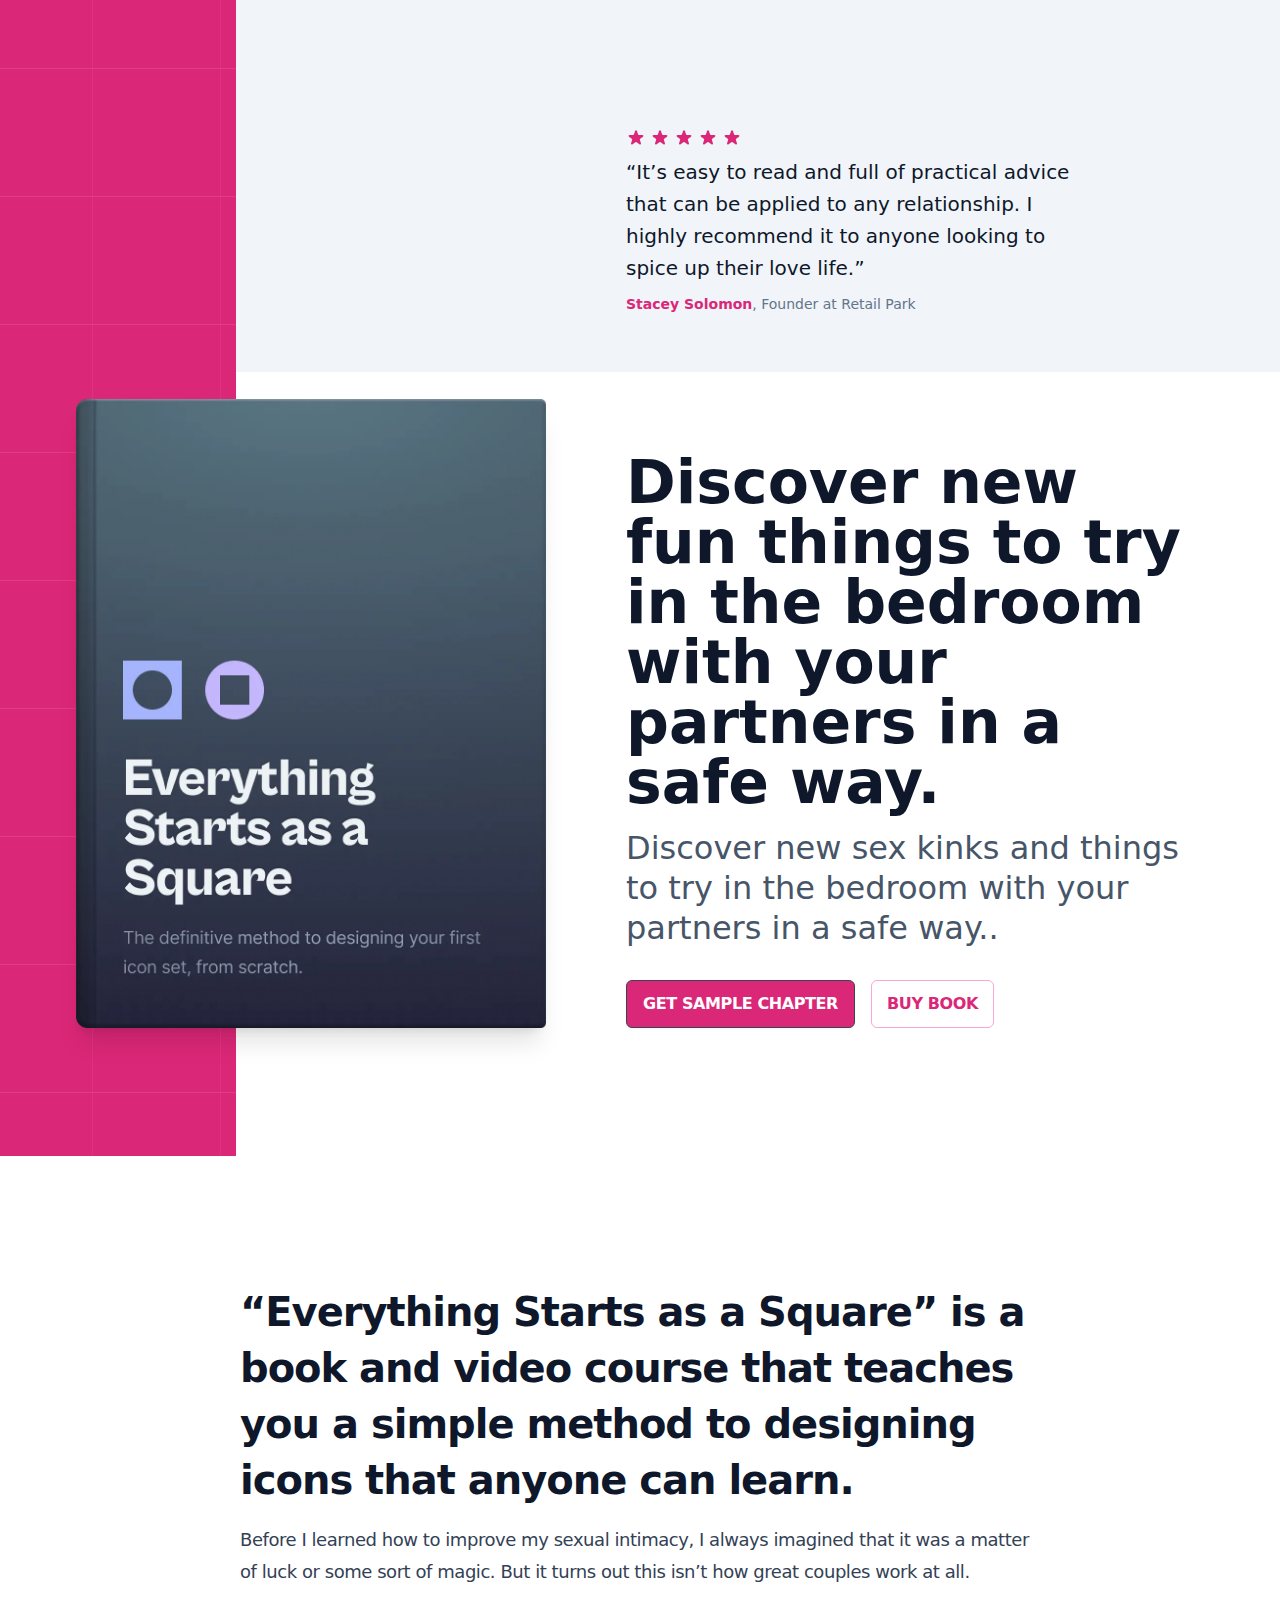
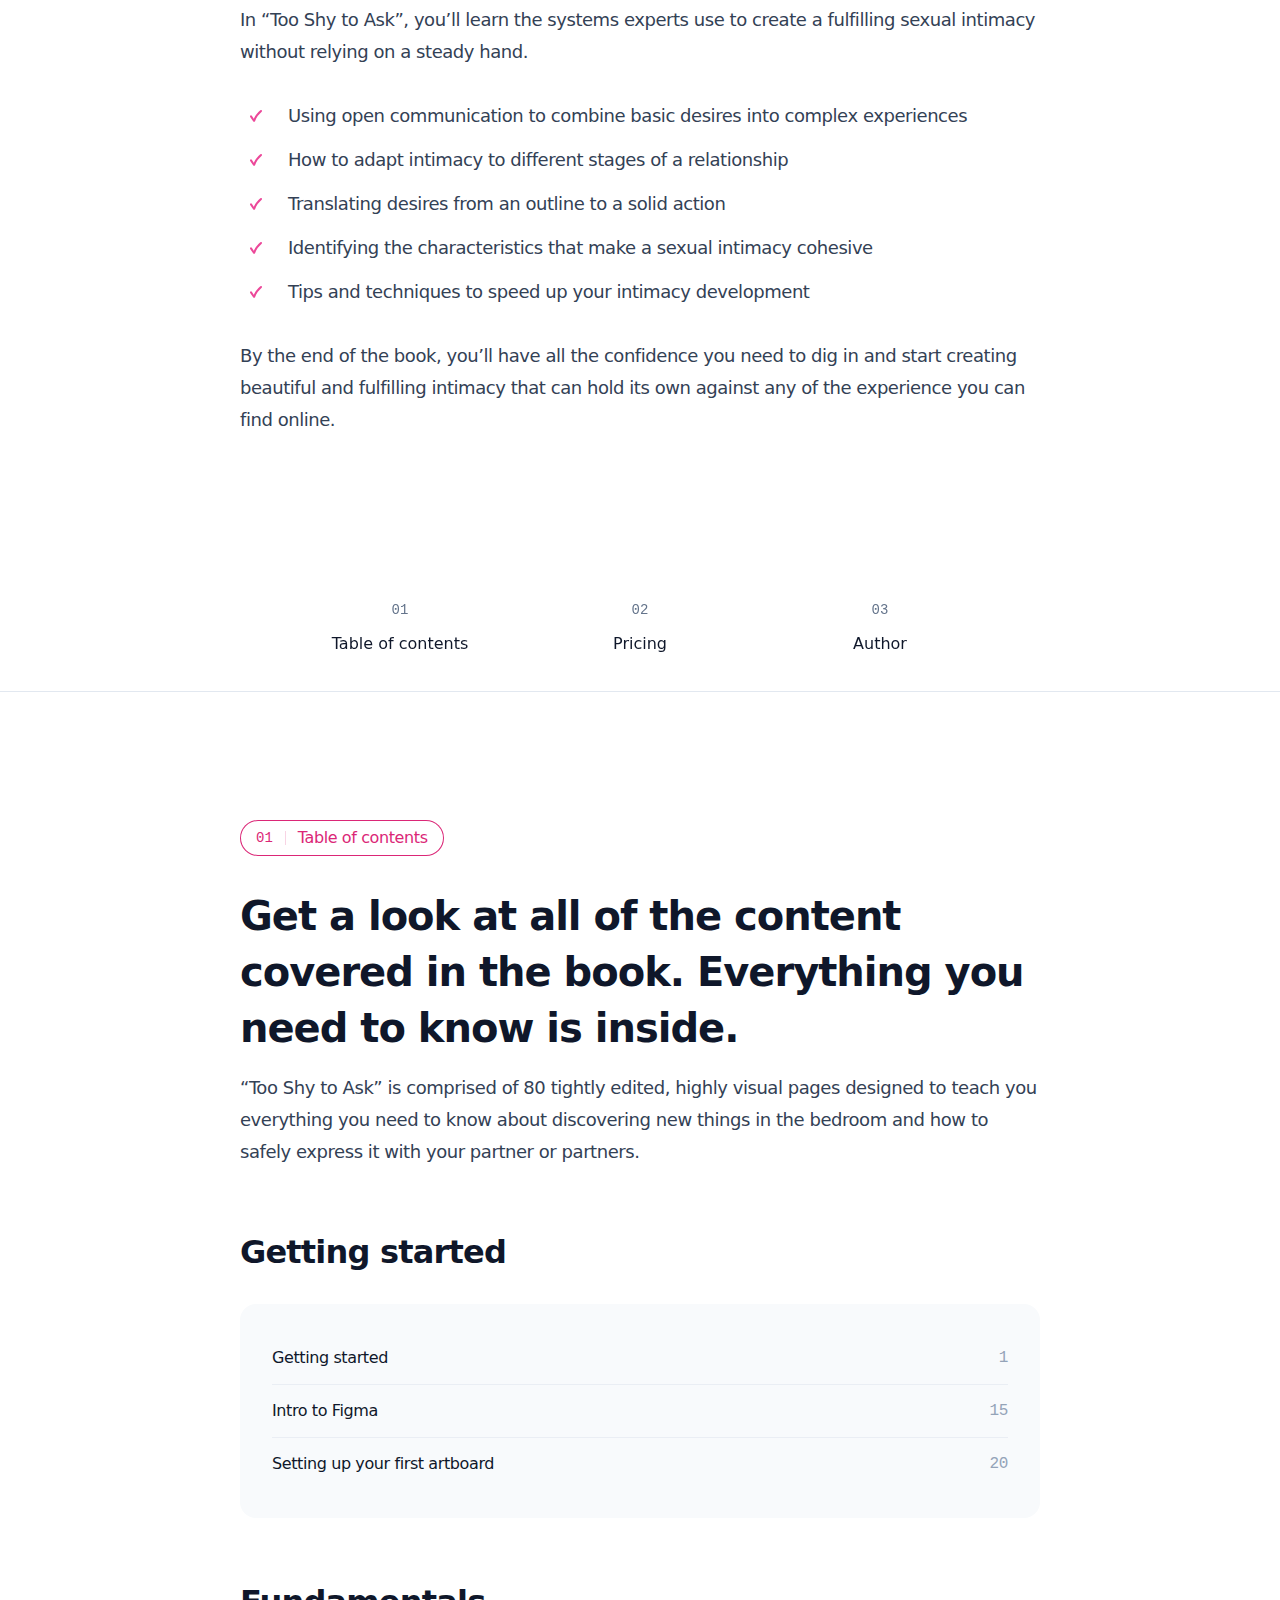
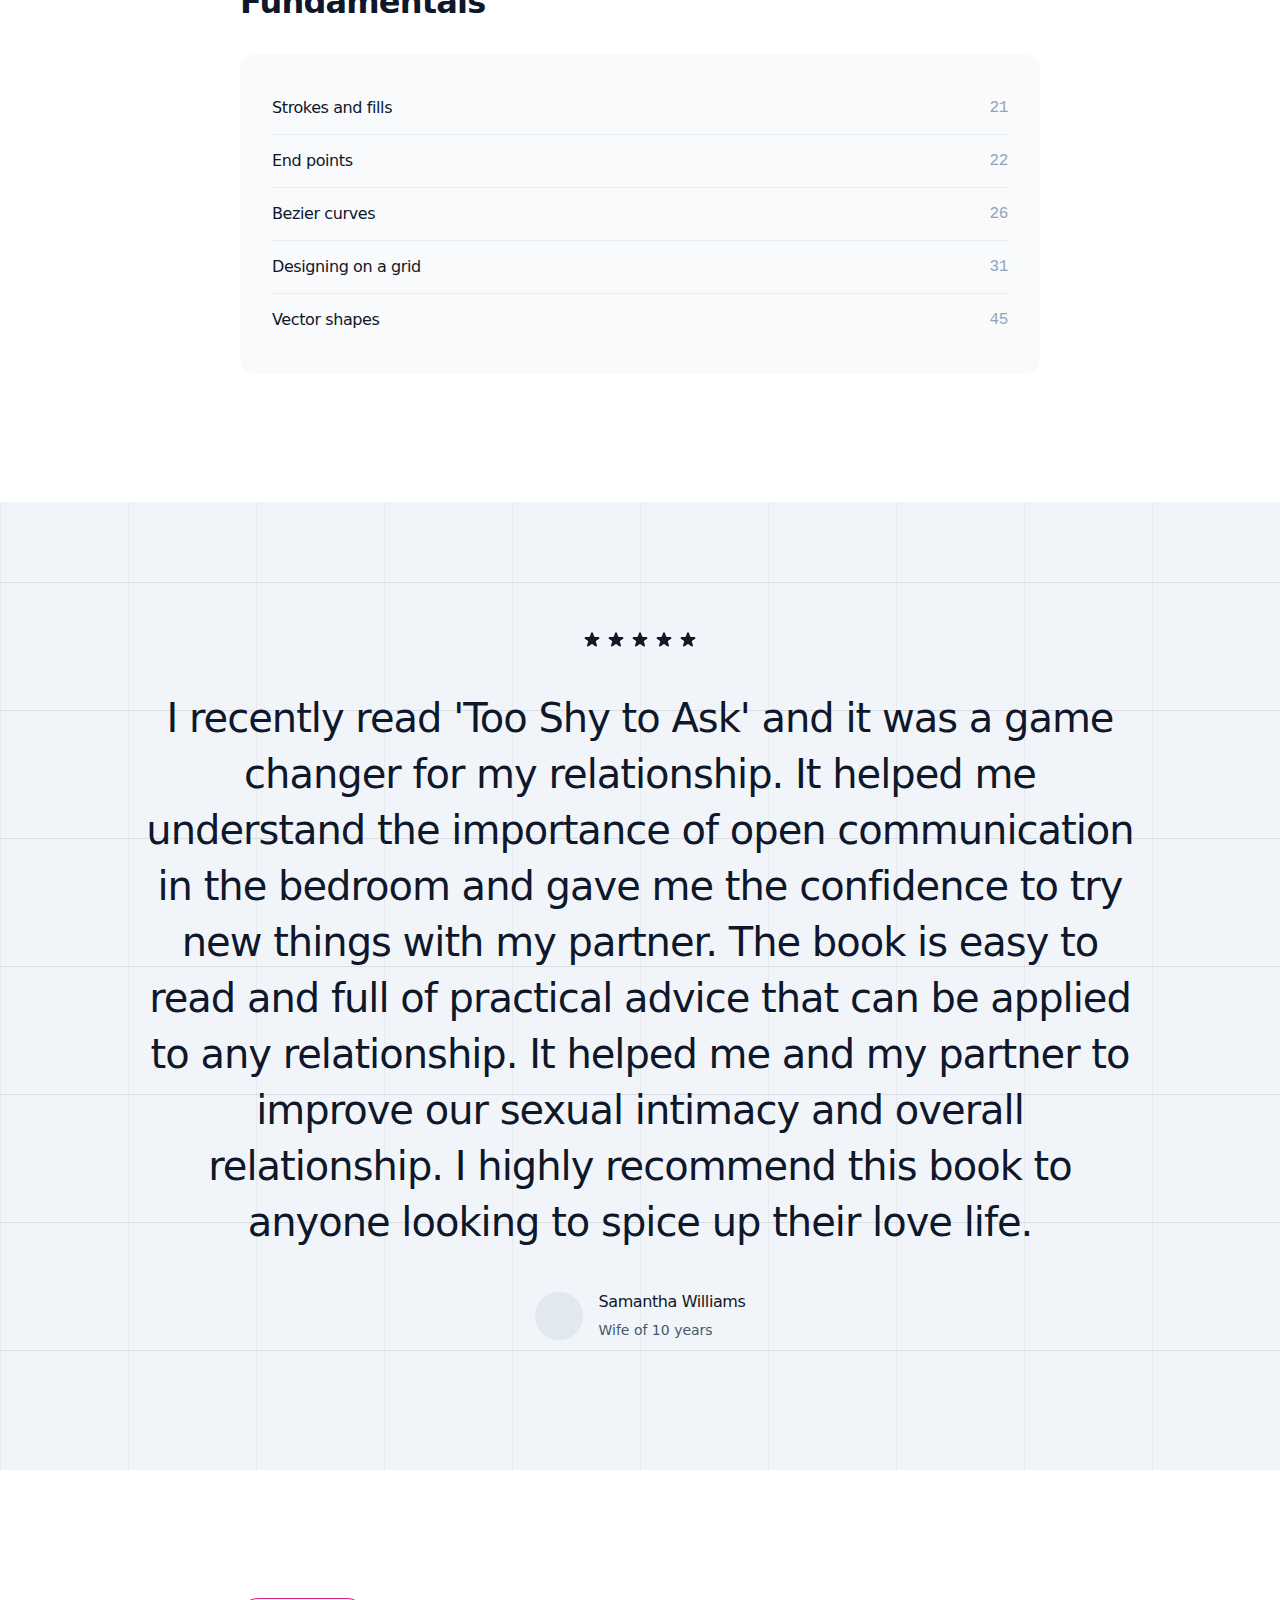
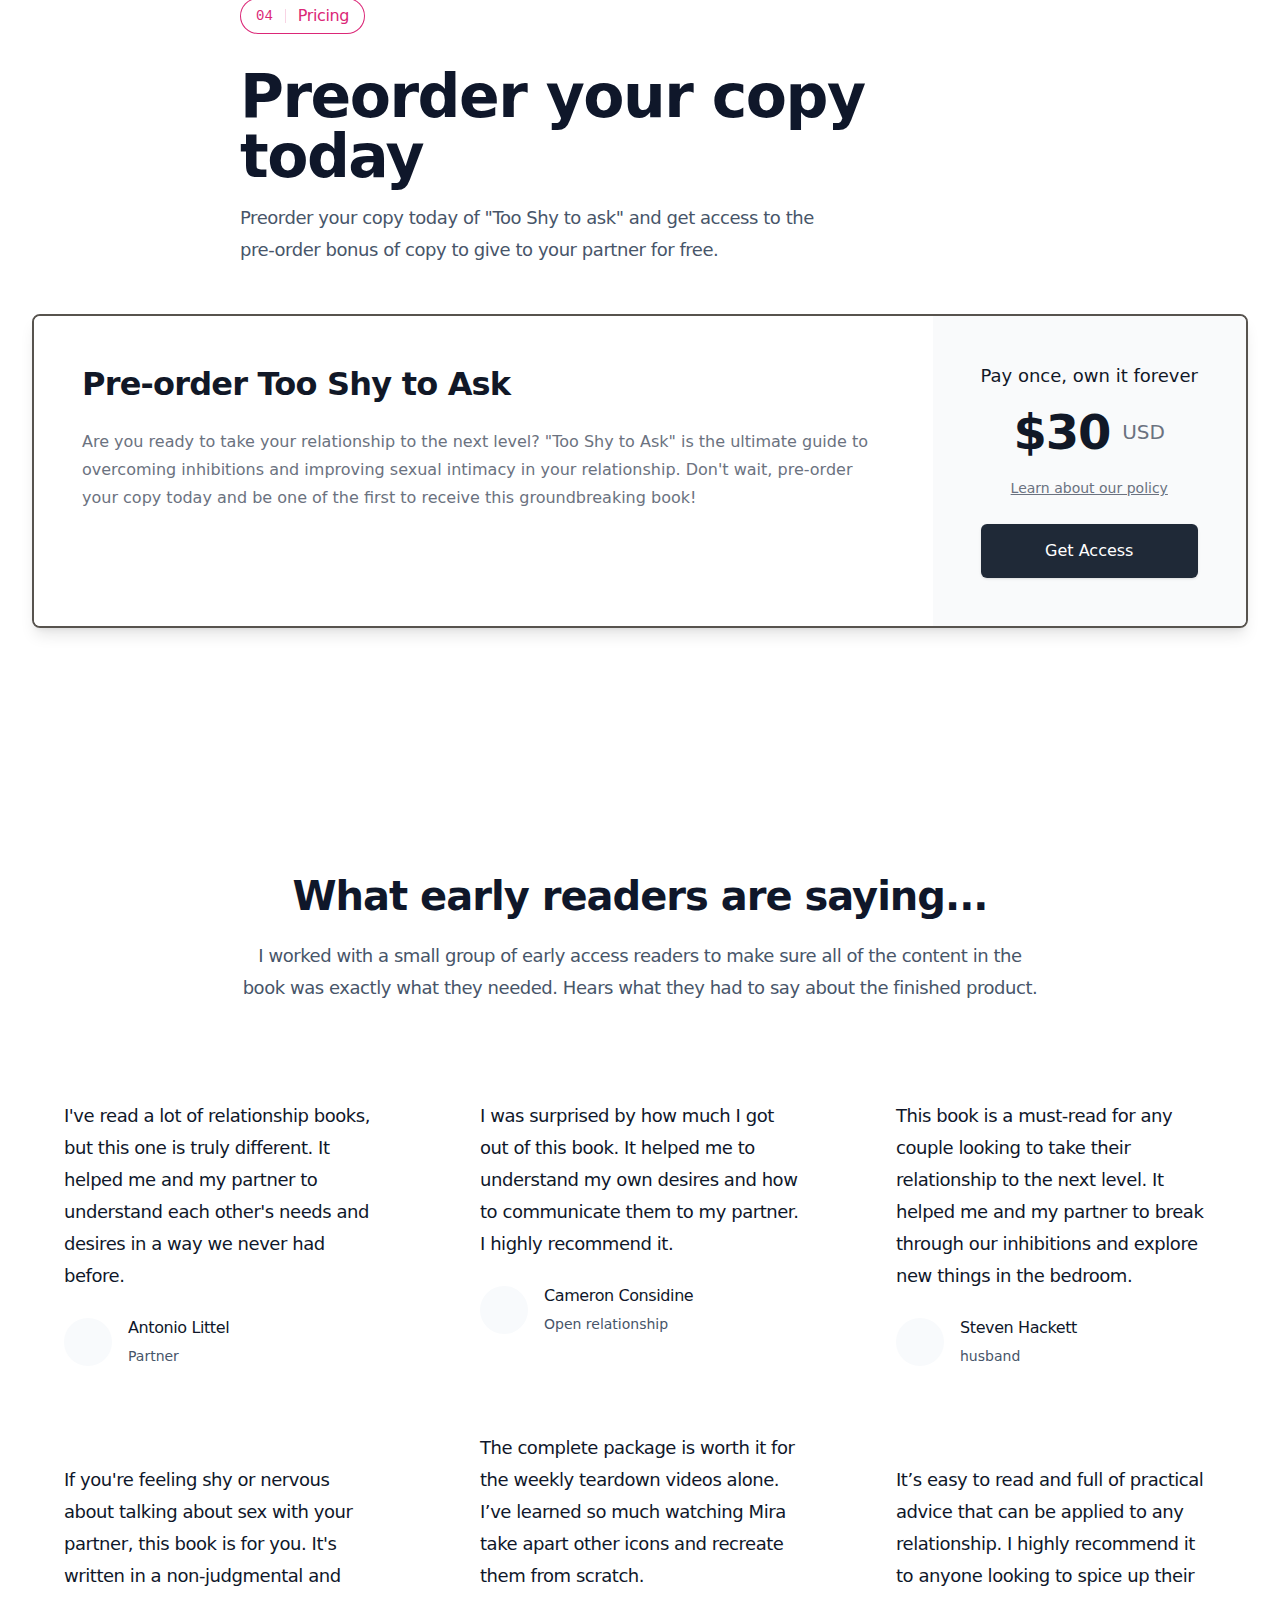
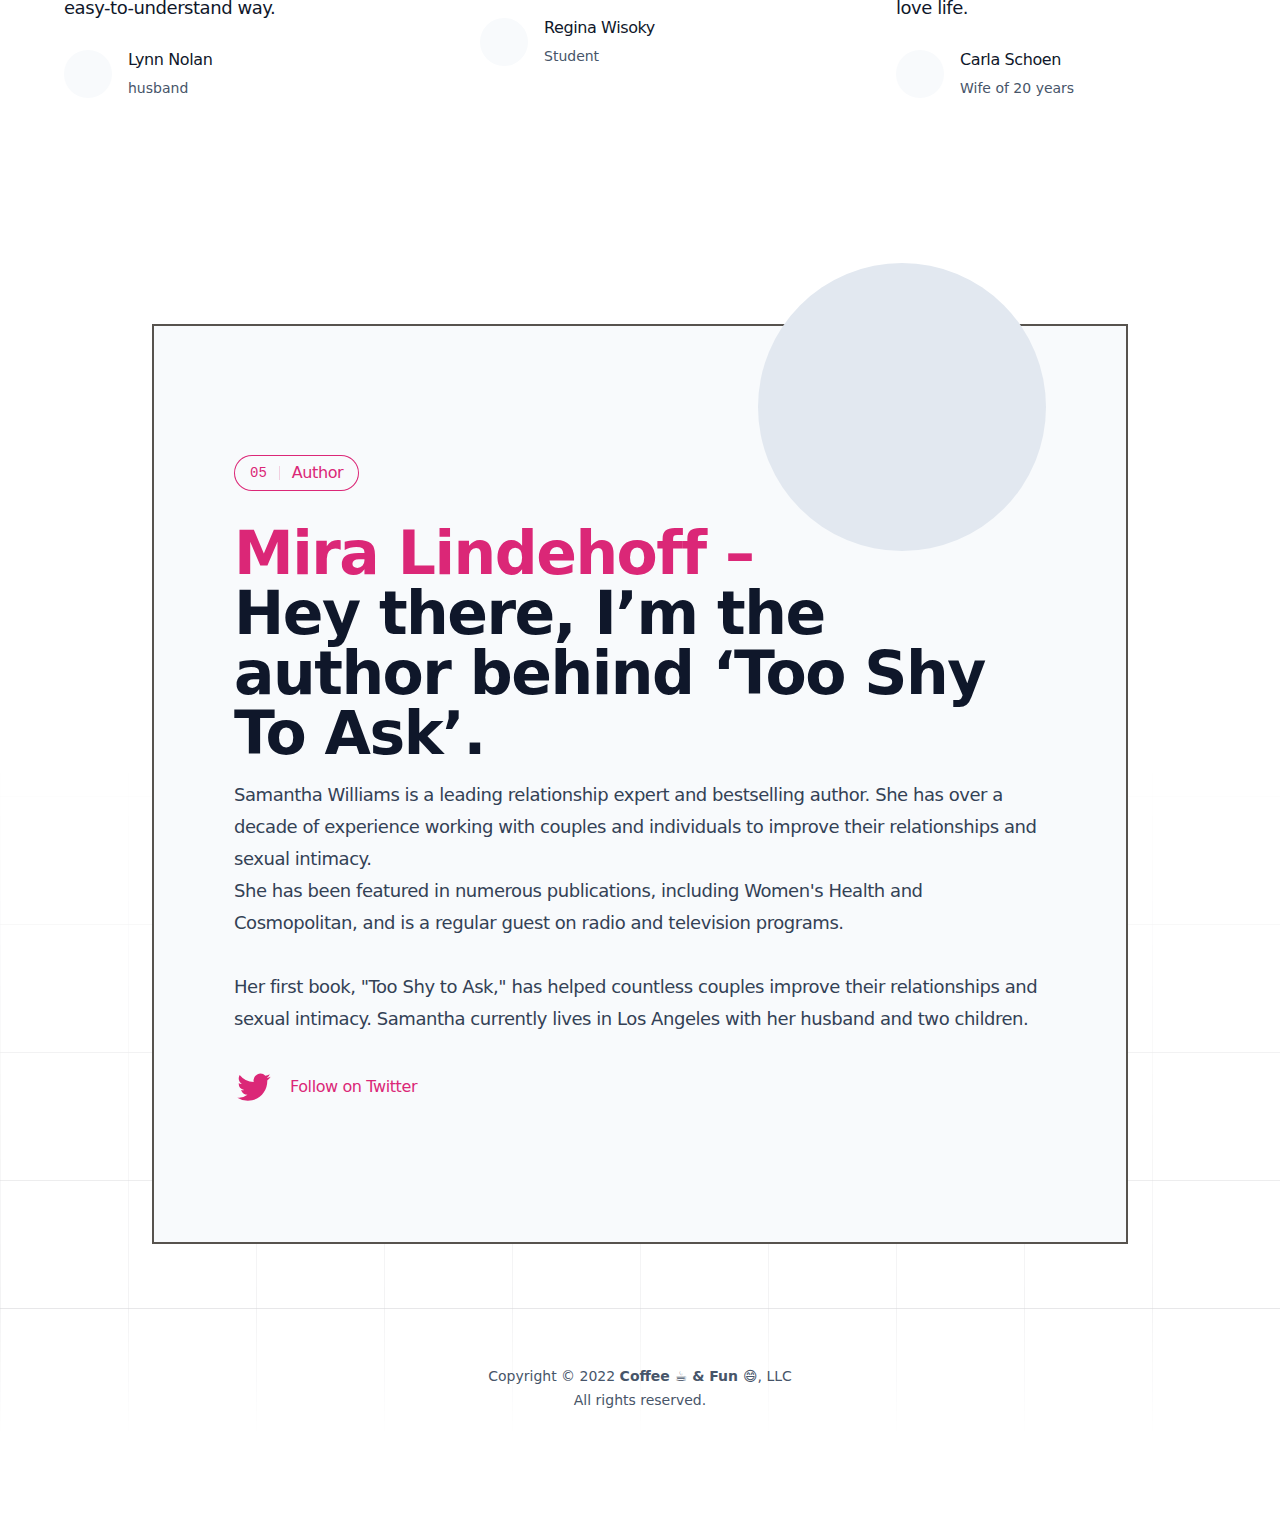
<file: index.html>
<!doctype html><html class="scroll-smooth bg-white antialiased" lang="en"><head><meta charset="utf-8"><meta name="viewport" content="width=device-width"><link rel="icon" href="/assets/images/favicon.ico"><title>Too Shy to ask - Discover new things to try in the bedroom daily</title><meta name="title" content="Too Shy to ask - Discover new things to try in the bedroom daily"><meta name="description" content="Discover new sex kinks and things to try in the bedroom daily. We also allow you to quickly send the idea to your partner. Let us tell them you want to try this in the bedroom."><meta property="og:type" content="website"><meta property="og:url" content="https://www.tooshytoask.com/"><meta property="og:title" content="Too Shy to ask - Discover new things to try in the bedroom daily"><meta property="og:description" content="Discover new sex kinks and things to try in the bedroom daily. We also allow you to quickly send the idea to your partner. Let us tell them you want to try this in the bedroom."><meta property="og:image" content="/assets/images/too-shy-to-ask.png"><meta property="twitter:card" content="summary_large_image"><meta property="twitter:url" content="https://www.tooshytoask.com/"><meta property="twitter:title" content="Too Shy to ask - Discover new things to try in the bedroom daily"><meta property="twitter:description" content="Discover new sex kinks and things to try in the bedroom daily. We also allow you to quickly send the idea to your partner. Let us tell them you want to try this in the bedroom."><meta property="twitter:image" content="/assets/images/too-shy-to-ask.png"><link href="/assets/js/main.css" rel="stylesheet"><script>if ('serviceWorker' in navigator) {
				navigator.serviceWorker.register('/service-worker.js');
			}</script></head><body><div id="__next"><header class="overflow-hidden bg-slate-100 lg:bg-transparent lg:px-5"><div class="mx-auto grid max-w-6xl grid-cols-1 grid-rows-[auto_1fr] gap-y-16 pt-16 md:pt-20 lg:grid-cols-12 lg:gap-y-20 lg:px-3 lg:pb-36 lg:pt-20 xl:py-32"><div class="relative flex items-end lg:col-span-5 lg:row-span-2"><div class="rounded-br-6xl absolute -top-20 -bottom-12 left-0 right-1/2 z-10 bg-pink-600 text-white/10 md:bottom-8 lg:-inset-y-32 lg:right-full lg:left-[-100vw] lg:-mr-40"><svg aria-hidden="true" class="absolute inset-0 h-full w-full"><defs><pattern id=":R196:" width="128" height="128" patternUnits="userSpaceOnUse" x="100%" y="100%" patternTransform="translate(112 64)"><path d="M0 128V.5H128" fill="none" stroke="currentColor"></path></pattern></defs><rect width="100%" height="100%" fill="url(#:R196:)"></rect></svg></div><div class="relative z-10 mx-auto flex w-64 rounded-xl bg-slate-600 shadow-xl md:w-80 lg:w-auto"><img alt="" src="assets/images/cover.png" width="960" height="1284" decoding="async" data-nimg="1" class="w-full" style="color: transparent"></div></div><div class="relative px-4 sm:px-6 lg:col-span-7 lg:pr-0 lg:pb-14 lg:pl-16 xl:pl-20"><div class="hidden lg:absolute lg:bottom-0 lg:-top-32 lg:right-[-100vw] lg:left-[-100vw] lg:block lg:bg-slate-100"></div><figure class="relative mx-auto max-w-md text-center lg:mx-0 lg:text-left"><div class="flex justify-center text-pink-600 lg:justify-start"><div class="flex gap-1"><svg aria-hidden="true" viewBox="0 0 20 20" class="h-5 w-5 fill-current"><path d="M9.049 2.927c.3-.921 1.603-.921 1.902 0l1.07 3.292a1 1 0 00.95.69h3.462c.969 0 1.371 1.24.588 1.81l-2.8 2.034a1 1 0 00-.364 1.118l1.07 3.292c.3.921-.755 1.688-1.54 1.118l-2.8-2.034a1 1 0 00-1.175 0l-2.8 2.034c-.784.57-1.838-.197-1.539-1.118l1.07-3.292a1 1 0 00-.364-1.118L2.98 8.72c-.783-.57-.38-1.81.588-1.81h3.461a1 1 0 00.951-.69l1.07-3.292z"></path></svg><svg aria-hidden="true" viewBox="0 0 20 20" class="h-5 w-5 fill-current"><path d="M9.049 2.927c.3-.921 1.603-.921 1.902 0l1.07 3.292a1 1 0 00.95.69h3.462c.969 0 1.371 1.24.588 1.81l-2.8 2.034a1 1 0 00-.364 1.118l1.07 3.292c.3.921-.755 1.688-1.54 1.118l-2.8-2.034a1 1 0 00-1.175 0l-2.8 2.034c-.784.57-1.838-.197-1.539-1.118l1.07-3.292a1 1 0 00-.364-1.118L2.98 8.72c-.783-.57-.38-1.81.588-1.81h3.461a1 1 0 00.951-.69l1.07-3.292z"></path></svg><svg aria-hidden="true" viewBox="0 0 20 20" class="h-5 w-5 fill-current"><path d="M9.049 2.927c.3-.921 1.603-.921 1.902 0l1.07 3.292a1 1 0 00.95.69h3.462c.969 0 1.371 1.24.588 1.81l-2.8 2.034a1 1 0 00-.364 1.118l1.07 3.292c.3.921-.755 1.688-1.54 1.118l-2.8-2.034a1 1 0 00-1.175 0l-2.8 2.034c-.784.57-1.838-.197-1.539-1.118l1.07-3.292a1 1 0 00-.364-1.118L2.98 8.72c-.783-.57-.38-1.81.588-1.81h3.461a1 1 0 00.951-.69l1.07-3.292z"></path></svg><svg aria-hidden="true" viewBox="0 0 20 20" class="h-5 w-5 fill-current"><path d="M9.049 2.927c.3-.921 1.603-.921 1.902 0l1.07 3.292a1 1 0 00.95.69h3.462c.969 0 1.371 1.24.588 1.81l-2.8 2.034a1 1 0 00-.364 1.118l1.07 3.292c.3.921-.755 1.688-1.54 1.118l-2.8-2.034a1 1 0 00-1.175 0l-2.8 2.034c-.784.57-1.838-.197-1.539-1.118l1.07-3.292a1 1 0 00-.364-1.118L2.98 8.72c-.783-.57-.38-1.81.588-1.81h3.461a1 1 0 00.951-.69l1.07-3.292z"></path></svg><svg aria-hidden="true" viewBox="0 0 20 20" class="h-5 w-5 fill-current"><path d="M9.049 2.927c.3-.921 1.603-.921 1.902 0l1.07 3.292a1 1 0 00.95.69h3.462c.969 0 1.371 1.24.588 1.81l-2.8 2.034a1 1 0 00-.364 1.118l1.07 3.292c.3.921-.755 1.688-1.54 1.118l-2.8-2.034a1 1 0 00-1.175 0l-2.8 2.034c-.784.57-1.838-.197-1.539-1.118l1.07-3.292a1 1 0 00-.364-1.118L2.98 8.72c-.783-.57-.38-1.81.588-1.81h3.461a1 1 0 00.951-.69l1.07-3.292z"></path></svg></div></div><blockquote class="mt-2"><p class="font-display text-xl font-medium text-slate-900">“It’s easy to read and full of practical advice that can be applied to any relationship. I highly recommend it to anyone looking to spice up their love life.”</p></blockquote><figcaption class="mt-2 text-sm text-slate-500"><strong class="before:content-[&#x27;—_&#x27;] font-semibold text-pink-600">Stacey Solomon</strong>, Founder at Retail Park</figcaption></figure></div><div class="bg-white pt-16 lg:col-span-7 lg:bg-transparent lg:pt-0 lg:pl-16 xl:pl-20"><div class="mx-auto px-4 sm:px-6 md:max-w-2xl md:px-4 lg:px-0"><h1 class="font-display text-5xl font-extrabold text-slate-900 sm:text-6xl">Discover new fun things to try in the bedroom with your partners in a safe way.</h1><p class="mt-4 text-3xl text-slate-600">Discover new sex kinks and things to try in the bedroom with your partners in a safe way..</p><div class="mt-8 flex gap-4"><a class="btn inline-flex justify-center rounded-md bg-pink-600 py-1 px-4 text-base font-semibold tracking-tight text-white shadow-sm hover:bg-pink-500 focus:outline-none focus-visible:outline-2 focus-visible:outline-offset-2 focus-visible:outline-pink-600 active:bg-pink-700 active:text-white/80 disabled:opacity-30 disabled:hover:bg-pink-600" href="/#free-chapters">Get sample chapter</a><a class="inline-flex justify-center rounded-md border border-pink-300 py-[calc(theme(spacing.1)-1px)] px-[calc(theme(spacing.4)-1px)] text-base font-semibold tracking-tight text-pink-600 hover:border-pink-400 hover:bg-pink-50 focus:outline-none focus-visible:outline-2 focus-visible:outline-offset-2 focus-visible:outline-pink-600 active:text-pink-600/70 disabled:opacity-40 disabled:hover:border-pink-300 disabled:hover:bg-transparent btn btn-outline" href="/#pricing">Buy book</a></div></div></div></div></header><section id="introduction" aria-label="Introduction" class="pt-20 pb-16 sm:pb-20 md:pt-36 lg:py-32"><div class="mx-auto px-4 text-lg tracking-tight text-slate-700 sm:px-6 md:max-w-2xl md:px-4 lg:max-w-4xl lg:px-12"><p class="font-display text-4xl font-bold tracking-tight text-slate-900">“Everything Starts as a Square” is a book and video course that teaches you a simple method to designing icons that anyone can learn.</p><p class="mt-4">Before I learned how to improve my sexual intimacy, I always imagined that it was a matter of luck or some sort of magic. But it turns out this isn’t how great couples work at all.</p><p class="mt-4">In “Too Shy to Ask”, you’ll learn the systems experts use to create a fulfilling sexual intimacy without relying on a steady hand.</p><ul role="list" class="mt-8 space-y-3"><li class="flex"><svg aria-hidden="true" viewBox="0 0 32 32" class="h-8 w-8 flex-none fill-pink-500"><path d="M11.83 15.795a1 1 0 0 0-1.66 1.114l1.66-1.114Zm9.861-4.072a1 1 0 1 0-1.382-1.446l1.382 1.446ZM14.115 21l-.83.557a1 1 0 0 0 1.784-.258L14.115 21Zm.954.3c1.29-4.11 3.539-6.63 6.622-9.577l-1.382-1.446c-3.152 3.013-5.704 5.82-7.148 10.424l1.908.598Zm-4.9-4.391 3.115 4.648 1.661-1.114-3.114-4.648-1.662 1.114Z"></path></svg><span class="ml-4">Using open communication to combine basic desires into complex experiences</span></li><li class="flex"><svg aria-hidden="true" viewBox="0 0 32 32" class="h-8 w-8 flex-none fill-pink-500"><path d="M11.83 15.795a1 1 0 0 0-1.66 1.114l1.66-1.114Zm9.861-4.072a1 1 0 1 0-1.382-1.446l1.382 1.446ZM14.115 21l-.83.557a1 1 0 0 0 1.784-.258L14.115 21Zm.954.3c1.29-4.11 3.539-6.63 6.622-9.577l-1.382-1.446c-3.152 3.013-5.704 5.82-7.148 10.424l1.908.598Zm-4.9-4.391 3.115 4.648 1.661-1.114-3.114-4.648-1.662 1.114Z"></path></svg><span class="ml-4">How to adapt intimacy to different stages of a relationship</span></li><li class="flex"><svg aria-hidden="true" viewBox="0 0 32 32" class="h-8 w-8 flex-none fill-pink-500"><path d="M11.83 15.795a1 1 0 0 0-1.66 1.114l1.66-1.114Zm9.861-4.072a1 1 0 1 0-1.382-1.446l1.382 1.446ZM14.115 21l-.83.557a1 1 0 0 0 1.784-.258L14.115 21Zm.954.3c1.29-4.11 3.539-6.63 6.622-9.577l-1.382-1.446c-3.152 3.013-5.704 5.82-7.148 10.424l1.908.598Zm-4.9-4.391 3.115 4.648 1.661-1.114-3.114-4.648-1.662 1.114Z"></path></svg><span class="ml-4">Translating desires from an outline to a solid action</span></li><li class="flex"><svg aria-hidden="true" viewBox="0 0 32 32" class="h-8 w-8 flex-none fill-pink-500"><path d="M11.83 15.795a1 1 0 0 0-1.66 1.114l1.66-1.114Zm9.861-4.072a1 1 0 1 0-1.382-1.446l1.382 1.446ZM14.115 21l-.83.557a1 1 0 0 0 1.784-.258L14.115 21Zm.954.3c1.29-4.11 3.539-6.63 6.622-9.577l-1.382-1.446c-3.152 3.013-5.704 5.82-7.148 10.424l1.908.598Zm-4.9-4.391 3.115 4.648 1.661-1.114-3.114-4.648-1.662 1.114Z"></path></svg><span class="ml-4">Identifying the characteristics that make a sexual intimacy cohesive</span></li><li class="flex"><svg aria-hidden="true" viewBox="0 0 32 32" class="h-8 w-8 flex-none fill-pink-500"><path d="M11.83 15.795a1 1 0 0 0-1.66 1.114l1.66-1.114Zm9.861-4.072a1 1 0 1 0-1.382-1.446l1.382 1.446ZM14.115 21l-.83.557a1 1 0 0 0 1.784-.258L14.115 21Zm.954.3c1.29-4.11 3.539-6.63 6.622-9.577l-1.382-1.446c-3.152 3.013-5.704 5.82-7.148 10.424l1.908.598Zm-4.9-4.391 3.115 4.648 1.661-1.114-3.114-4.648-1.662 1.114Z"></path></svg><span class="ml-4">Tips and techniques to speed up your intimacy development</span></li></ul><p class="mt-8">By the end of the book, you’ll have all the confidence you need to dig in and start creating beautiful and fulfilling intimacy that can hold its own against any of the experience you can find online.</p></div></section><div class="sticky top-0 z-50"><div class="sm:hidden" data-headlessui-state=""><div class="relative flex items-center bg-white/95 py-3 px-4 shadow-sm [@supports(backdrop-filter:blur(0))]:bg-white/80 [@supports(backdrop-filter:blur(0))]:backdrop-blur"><span aria-hidden="true" class="font-mono text-sm text-pink-600">01</span><span class="ml-4 text-base font-medium text-slate-900"><span class="hidden lg:inline">Table of contents</span><span class="lg:hidden">Contents</span></span><button class="-mr-1 ml-auto flex h-8 w-8 items-center justify-center" aria-label="Toggle navigation menu" id="headlessui-popover-button-:Ra6:" type="button" aria-expanded="false" data-headlessui-state=""><span class="absolute inset-0"></span><svg aria-hidden="true" fill="none" stroke-width="2" stroke-linecap="round" stroke-linejoin="round" viewBox="0 0 24 24" class="h-6 w-6 stroke-slate-700"><path d="m15 16-3 3-3-3M15 8l-3-3-3 3"></path></svg></button></div><div class="absolute inset-x-0 bottom-full z-10 h-4 bg-white"></div></div><div class="hidden sm:flex sm:h-32 sm:justify-center sm:border-b sm:border-slate-200 sm:bg-white/95 sm:[@supports(backdrop-filter:blur(0))]:bg-white/80 sm:[@supports(backdrop-filter:blur(0))]:backdrop-blur"><ol role="list" class="mb-[-2px] grid auto-cols-[minmax(0,15rem)] grid-flow-col text-base font-medium text-slate-900 [counter-reset:section]"><li class="flex [counter-increment:section]"><a class="flex w-full flex-col items-center justify-center border-b-2 border-transparent before:mb-2 before:font-mono before:text-sm before:text-slate-500 before:content-[counter(section,decimal-leading-zero)] hover:bg-pink-50/40 hover:before:text-slate-900" href="/#table-of-contents"><span class="hidden lg:inline">Table of contents</span><span class="lg:hidden">Contents</span></a></li><li class="flex [counter-increment:section]"><a class="flex w-full flex-col items-center justify-center border-b-2 border-transparent before:mb-2 before:font-mono before:text-sm before:text-slate-500 before:content-[counter(section,decimal-leading-zero)] hover:bg-pink-50/40 hover:before:text-slate-900" href="/#pricing">Pricing</a></li><li class="flex [counter-increment:section]"><a class="flex w-full flex-col items-center justify-center border-b-2 border-transparent before:mb-2 before:font-mono before:text-sm before:text-slate-500 before:content-[counter(section,decimal-leading-zero)] hover:bg-pink-50/40 hover:before:text-slate-900" href="/#author">Author</a></li></ol></div></div><section id="table-of-contents" aria-labelledby="table-of-contents-title" class="scroll-mt-14 py-16 sm:scroll-mt-32 sm:py-20 lg:py-32"><div class="mx-auto px-4 sm:px-6 md:max-w-2xl md:px-4 lg:max-w-4xl lg:px-12"><h2 class="inline-flex items-center rounded-full py-1 px-4 text-pink-600 ring-1 ring-inset ring-pink-600" id="table-of-contents-title"><span class="font-mono text-sm" aria-hidden="true">01</span><span class="ml-3 h-3.5 w-px bg-pink-600/20"></span><span class="ml-3 text-base font-medium tracking-tight">Table of contents</span></h2><p class="font-display mt-8 text-4xl font-bold tracking-tight text-slate-900">Get a look at all of the content covered in the book. Everything you need to know is inside.</p><p class="mt-4 text-lg tracking-tight text-slate-700">“Too Shy to Ask” is comprised of 80 tightly edited, highly visual pages designed to teach you everything you need to know about discovering new things in the bedroom and how to safely express it with your partner or partners.</p><ol role="list" class="mt-16 space-y-10 sm:space-y-16"><li><h3 class="font-display text-3xl font-bold tracking-tight text-slate-900">Getting started</h3><ol role="list" class="mt-8 divide-y divide-slate-300/30 rounded-2xl bg-slate-50 py-3 px-6 text-base tracking-tight sm:py-7 sm:px-8"><li class="flex justify-between py-3" aria-label="Getting started on page 1"><span class="font-medium text-slate-900" aria-hidden="true">Getting started</span><span class="font-mono text-slate-400" aria-hidden="true">1</span></li><li class="flex justify-between py-3" aria-label="Intro to Figma on page 15"><span class="font-medium text-slate-900" aria-hidden="true">Intro to Figma</span><span class="font-mono text-slate-400" aria-hidden="true">15</span></li><li class="flex justify-between py-3" aria-label="Setting up your first artboard on page 20"><span class="font-medium text-slate-900" aria-hidden="true">Setting up your first artboard</span><span class="font-mono text-slate-400" aria-hidden="true">20</span></li></ol></li><li><h3 class="font-display text-3xl font-bold tracking-tight text-slate-900">Fundamentals</h3><ol role="list" class="mt-8 divide-y divide-slate-300/30 rounded-2xl bg-slate-50 py-3 px-6 text-base tracking-tight sm:py-7 sm:px-8"><li class="flex justify-between py-3" aria-label="Strokes and fills on page 21"><span class="font-medium text-slate-900" aria-hidden="true">Strokes and fills</span><span class="font-mono text-slate-400" aria-hidden="true">21</span></li><li class="flex justify-between py-3" aria-label="End points on page 22"><span class="font-medium text-slate-900" aria-hidden="true">End points</span><span class="font-mono text-slate-400" aria-hidden="true">22</span></li><li class="flex justify-between py-3" aria-label="Bezier curves on page 26"><span class="font-medium text-slate-900" aria-hidden="true">Bezier curves</span><span class="font-mono text-slate-400" aria-hidden="true">26</span></li><li class="flex justify-between py-3" aria-label="Designing on a grid on page 31"><span class="font-medium text-slate-900" aria-hidden="true">Designing on a grid</span><span class="font-mono text-slate-400" aria-hidden="true">31</span></li><li class="flex justify-between py-3" aria-label="Vector shapes on page 45"><span class="font-medium text-slate-900" aria-hidden="true">Vector shapes</span><span class="font-mono text-slate-400" aria-hidden="true">45</span></li></ol></li></ol></div></section><aside id="testimonial-from-tommy-stroman" aria-label="Testimonial from Tommy Stroman" class="relative bg-slate-100 py-16 sm:py-32"><div class="text-slate-900/10"><svg aria-hidden="true" class="absolute inset-0 h-full w-full"><defs><pattern id=":Rb6:" width="128" height="128" patternUnits="userSpaceOnUse" x="50%" patternTransform="translate(0 80)"><path d="M0 128V.5H128" fill="none" stroke="currentColor"></path></pattern></defs><rect width="100%" height="100%" fill="url(#:Rb6:)"></rect></svg></div><div class="relative mx-auto px-4 sm:px-6 md:max-w-5xl md:px-4 lg:px-2"><figure><div class="flex text-slate-900 sm:justify-center"><div class="flex gap-1"><svg aria-hidden="true" viewBox="0 0 20 20" class="h-5 w-5 fill-current"><path d="M9.049 2.927c.3-.921 1.603-.921 1.902 0l1.07 3.292a1 1 0 00.95.69h3.462c.969 0 1.371 1.24.588 1.81l-2.8 2.034a1 1 0 00-.364 1.118l1.07 3.292c.3.921-.755 1.688-1.54 1.118l-2.8-2.034a1 1 0 00-1.175 0l-2.8 2.034c-.784.57-1.838-.197-1.539-1.118l1.07-3.292a1 1 0 00-.364-1.118L2.98 8.72c-.783-.57-.38-1.81.588-1.81h3.461a1 1 0 00.951-.69l1.07-3.292z"></path></svg><svg aria-hidden="true" viewBox="0 0 20 20" class="h-5 w-5 fill-current"><path d="M9.049 2.927c.3-.921 1.603-.921 1.902 0l1.07 3.292a1 1 0 00.95.69h3.462c.969 0 1.371 1.24.588 1.81l-2.8 2.034a1 1 0 00-.364 1.118l1.07 3.292c.3.921-.755 1.688-1.54 1.118l-2.8-2.034a1 1 0 00-1.175 0l-2.8 2.034c-.784.57-1.838-.197-1.539-1.118l1.07-3.292a1 1 0 00-.364-1.118L2.98 8.72c-.783-.57-.38-1.81.588-1.81h3.461a1 1 0 00.951-.69l1.07-3.292z"></path></svg><svg aria-hidden="true" viewBox="0 0 20 20" class="h-5 w-5 fill-current"><path d="M9.049 2.927c.3-.921 1.603-.921 1.902 0l1.07 3.292a1 1 0 00.95.69h3.462c.969 0 1.371 1.24.588 1.81l-2.8 2.034a1 1 0 00-.364 1.118l1.07 3.292c.3.921-.755 1.688-1.54 1.118l-2.8-2.034a1 1 0 00-1.175 0l-2.8 2.034c-.784.57-1.838-.197-1.539-1.118l1.07-3.292a1 1 0 00-.364-1.118L2.98 8.72c-.783-.57-.38-1.81.588-1.81h3.461a1 1 0 00.951-.69l1.07-3.292z"></path></svg><svg aria-hidden="true" viewBox="0 0 20 20" class="h-5 w-5 fill-current"><path d="M9.049 2.927c.3-.921 1.603-.921 1.902 0l1.07 3.292a1 1 0 00.95.69h3.462c.969 0 1.371 1.24.588 1.81l-2.8 2.034a1 1 0 00-.364 1.118l1.07 3.292c.3.921-.755 1.688-1.54 1.118l-2.8-2.034a1 1 0 00-1.175 0l-2.8 2.034c-.784.57-1.838-.197-1.539-1.118l1.07-3.292a1 1 0 00-.364-1.118L2.98 8.72c-.783-.57-.38-1.81.588-1.81h3.461a1 1 0 00.951-.69l1.07-3.292z"></path></svg><svg aria-hidden="true" viewBox="0 0 20 20" class="h-5 w-5 fill-current"><path d="M9.049 2.927c.3-.921 1.603-.921 1.902 0l1.07 3.292a1 1 0 00.95.69h3.462c.969 0 1.371 1.24.588 1.81l-2.8 2.034a1 1 0 00-.364 1.118l1.07 3.292c.3.921-.755 1.688-1.54 1.118l-2.8-2.034a1 1 0 00-1.175 0l-2.8 2.034c-.784.57-1.838-.197-1.539-1.118l1.07-3.292a1 1 0 00-.364-1.118L2.98 8.72c-.783-.57-.38-1.81.588-1.81h3.461a1 1 0 00.951-.69l1.07-3.292z"></path></svg></div></div><blockquote class="font-display mt-10 text-4xl font-medium tracking-tight text-slate-900 sm:text-center"><p>I recently read 'Too Shy to Ask' and it was a game changer for my relationship. It helped me understand the importance of open communication in the bedroom and gave me the confidence to try new things with my partner. The book is easy to read and full of practical advice that can be applied to any relationship. It helped me and my partner to improve our sexual intimacy and overall relationship. I highly recommend this book to anyone looking to spice up their love life.</p></blockquote><figcaption class="mt-10 flex items-center sm:justify-center"><div class="overflow-hidden rounded-full bg-slate-200"><img alt="" src="/assets/images/customers/female.jpg" width="48" height="48" decoding="async" data-nimg="1" class="h-12 w-12 object-cover" loading="lazy" style="color: transparent"></div><div class="ml-4"><div class="text-base font-medium leading-6 tracking-tight text-slate-900">Samantha Williams</div><div class="mt-1 text-sm text-slate-600">Wife of 10 years</div></div></figcaption></figure></div></aside><section id="pricing" aria-labelledby="pricing-title" class="scroll-mt-14 pt-16 pb-8 sm:scroll-mt-32 sm:pt-20 sm:pb-10 lg:pt-32 lg:pb-16"><div class="mx-auto px-4 sm:px-6 md:max-w-2xl md:px-4 lg:max-w-4xl lg:px-12"><h2 class="inline-flex items-center rounded-full py-1 px-4 text-pink-600 ring-1 ring-inset ring-pink-600" id="pricing-title"><span class="font-mono text-sm" aria-hidden="true">04</span><span class="ml-3 h-3.5 w-px bg-pink-600/20"></span><span class="ml-3 text-base font-medium tracking-tight">Pricing</span></h2><p class="font-display mt-8 text-5xl font-extrabold tracking-tight text-slate-900 sm:text-6xl">Preorder your copy today</p><p class="mt-4 max-w-xl text-lg tracking-tight text-slate-600">Preorder your copy today of "Too Shy to ask" and get access to the pre-order bonus of copy to give to your partner for free.</p></div><div class="mt-8 bg-white pb-16 sm:mt-12 sm:pb-20 lg:pb-28"><div class="relative"><div class="relative mx-auto max-w-7xl px-6 lg:px-8"><div class="mx-auto max-w-lg overflow-hidden rounded-lg shadow-lg lg:flex lg:max-w-none border-2 border-stone-600"><div class="flex-1 bg-white px-6 py-8 lg:p-12"><h3 class="text-2xl font-bold text-gray-900 sm:text-3xl sm:tracking-tight">Pre-order Too Shy to Ask</h3><p class="mt-6 text-base text-gray-500">Are you ready to take your relationship to the next level? "Too Shy to Ask" is the ultimate guide to overcoming inhibitions and improving sexual intimacy in your relationship. Don't wait, pre-order your copy today and be one of the first to receive this groundbreaking book!</p></div><div class="bg-gray-50 py-8 px-6 text-center lg:flex lg:flex-shrink-0 lg:flex-col lg:justify-center lg:p-12"><p class="text-lg font-medium leading-6 text-gray-900">Pay once, own it forever</p><div class="mt-4 flex items-center justify-center text-5xl font-bold tracking-tight text-gray-900"><span>$30</span> <span class="ml-3 text-xl font-medium tracking-normal text-gray-500">USD</span></div><p class="mt-4 text-sm"><a href="#" class="font-medium text-gray-500 underline">Learn about our policy</a></p><div class="mt-6"><div class="rounded-md shadow"><a href="#" class="flex items-center justify-center rounded-md border border-transparent bg-gray-800 px-5 py-3 text-base font-medium text-white hover:bg-gray-900">Get Access</a></div></div></div></div></div></div></div></section><section class="py-8 sm:py-10 lg:py-16"><div class="mx-auto px-4 text-center sm:px-6 md:max-w-2xl md:px-4 lg:max-w-4xl lg:px-12"><h2 class="font-display text-4xl font-bold tracking-tight text-slate-900">What early readers are saying...</h2><p class="mt-4 text-lg tracking-tight text-slate-600">I worked with a small group of early access readers to make sure all of the content in the book was exactly what they needed. Hears what they had to say about the finished product.</p></div><ul role="list" class="mx-auto mt-16 grid max-w-2xl grid-cols-1 gap-8 px-4 lg:max-w-7xl lg:grid-cols-3 lg:px-8"><li class="lg:hidden"><figure class="rounded-4xl p-8 shadow-md ring-1 ring-slate-900/5"><blockquote><p class="before:content-[&#x27;“&#x27;] after:content-[&#x27;”&#x27;] text-lg tracking-tight text-slate-900">This book was a game changer for my relationship. It helped me and my partner to improve our sexual intimacy and overall relationship. Highly recommended!</p></blockquote><figcaption class="mt-6 flex items-center"><div class="overflow-hidden rounded-full bg-slate-50"><img alt="" src="/assets/images/customers/female3.jpeg" width="48" height="48" decoding="async" data-nimg="1" class="h-12 w-12 object-cover" loading="lazy" style="color: transparent"></div><div class="ml-4"><div class="text-base font-medium leading-6 tracking-tight text-slate-900">Antonio Littel</div><div class="mt-1 text-sm text-slate-600">Frontend Developer</div></div></figcaption></figure></li><li class="lg:hidden"><figure class="rounded-4xl p-8 shadow-md ring-1 ring-slate-900/5"><blockquote><p class="before:content-[&#x27;“&#x27;] after:content-[&#x27;”&#x27;] text-lg tracking-tight text-slate-900">I was hesitant to read this book, but I'm so glad I did. It opened up a whole new level of communication with my partner and improved our sexual experiences.</p></blockquote><figcaption class="mt-6 flex items-center"><div class="overflow-hidden rounded-full bg-slate-50"><img alt="" src="/assets/images/customers/male3.jpeg" width="48" height="48" decoding="async" data-nimg="1" class="h-12 w-12 object-cover" loading="lazy" style="color: transparent"></div><div class="ml-4"><div class="text-base font-medium leading-6 tracking-tight text-slate-900">Cameron Considine</div><div class="mt-1 text-sm text-slate-600">Entrepreneur</div></div></figcaption></figure></li><li class="lg:hidden"><figure class="rounded-4xl p-8 shadow-md ring-1 ring-slate-900/5"><blockquote><p class="before:content-[&#x27;“&#x27;] after:content-[&#x27;”&#x27;] text-lg tracking-tight text-slate-900">This book is a must-read for any couple looking to spice up their love life. It's easy to read and full of practical advice.</p></blockquote><figcaption class="mt-6 flex items-center"><div class="overflow-hidden rounded-full bg-slate-50"><img alt="" src="/assets/images/customers/male2.jpg" width="48" height="48" decoding="async" data-nimg="1" class="h-12 w-12 object-cover" loading="lazy" style="color: transparent"></div><div class="ml-4"><div class="text-base font-medium leading-6 tracking-tight text-slate-900">Steven Hackett</div><div class="mt-1 text-sm text-slate-600">Bootcamp Instructor</div></div></figcaption></figure></li><li class="hidden lg:list-item"><ul role="list"><li class="hidden lg:list-item"><figure class="rounded-4xl p-8 shadow-md ring-1 ring-slate-900/5"><blockquote><p class="before:content-[&#x27;“&#x27;] after:content-[&#x27;”&#x27;] text-lg tracking-tight text-slate-900">I've read a lot of relationship books, but this one is truly different. It helped me and my partner to understand each other's needs and desires in a way we never had before.</p></blockquote><figcaption class="mt-6 flex items-center"><div class="overflow-hidden rounded-full bg-slate-50"><img alt="" src="/assets/images/customers/male3.jpg" width="48" height="48" decoding="async" data-nimg="1" class="h-12 w-12 object-cover" loading="lazy" style="color: transparent"></div><div class="ml-4"><div class="text-base font-medium leading-6 tracking-tight text-slate-900">Antonio Littel</div><div class="mt-1 text-sm text-slate-600">Partner</div></div></figcaption></figure></li><li class="lg:mt-8"><figure class="rounded-4xl p-8 shadow-md ring-1 ring-slate-900/5"><blockquote><p class="before:content-[&#x27;“&#x27;] after:content-[&#x27;”&#x27;] text-lg tracking-tight text-slate-900">If you're feeling shy or nervous about talking about sex with your partner, this book is for you. It's written in a non-judgmental and easy-to-understand way.</p></blockquote><figcaption class="mt-6 flex items-center"><div class="overflow-hidden rounded-full bg-slate-50"><img alt="" src="/assets/images/customers/male2.jpg" width="48" height="48" decoding="async" data-nimg="1" class="h-12 w-12 object-cover" loading="lazy" style="color: transparent"></div><div class="ml-4"><div class="text-base font-medium leading-6 tracking-tight text-slate-900">Lynn Nolan</div><div class="mt-1 text-sm text-slate-600">husband</div></div></figcaption></figure></li></ul></li><li class="hidden lg:list-item"><ul role="list"><li class="hidden lg:list-item"><figure class="rounded-4xl p-8 shadow-md ring-1 ring-slate-900/5"><blockquote><p class="before:content-[&#x27;“&#x27;] after:content-[&#x27;”&#x27;] text-lg tracking-tight text-slate-900">I was surprised by how much I got out of this book. It helped me to understand my own desires and how to communicate them to my partner. I highly recommend it.</p></blockquote><figcaption class="mt-6 flex items-center"><div class="overflow-hidden rounded-full bg-slate-50"><img alt="" src="/assets/images/customers/male1.jpg" width="48" height="48" decoding="async" data-nimg="1" class="h-12 w-12 object-cover" loading="lazy" style="color: transparent"></div><div class="ml-4"><div class="text-base font-medium leading-6 tracking-tight text-slate-900">Cameron Considine</div><div class="mt-1 text-sm text-slate-600">Open relationship</div></div></figcaption></figure></li><li class="lg:mt-8"><figure class="rounded-4xl p-8 shadow-md ring-1 ring-slate-900/5"><blockquote><p class="before:content-[&#x27;“&#x27;] after:content-[&#x27;”&#x27;] text-lg tracking-tight text-slate-900">The complete package is worth it for the weekly teardown videos alone. I’ve learned so much watching Mira take apart other icons and recreate them from scratch.</p></blockquote><figcaption class="mt-6 flex items-center"><div class="overflow-hidden rounded-full bg-slate-50"><img alt="" src="/assets/images/customers/female2.jpeg" width="48" height="48" decoding="async" data-nimg="1" class="h-12 w-12 object-cover" loading="lazy" style="color: transparent"></div><div class="ml-4"><div class="text-base font-medium leading-6 tracking-tight text-slate-900">Regina Wisoky</div><div class="mt-1 text-sm text-slate-600">Student</div></div></figcaption></figure></li></ul></li><li class="hidden lg:list-item"><ul role="list"><li class="hidden lg:list-item"><figure class="rounded-4xl p-8 shadow-md ring-1 ring-slate-900/5"><blockquote><p class="before:content-[&#x27;“&#x27;] after:content-[&#x27;”&#x27;] text-lg tracking-tight text-slate-900">This book is a must-read for any couple looking to take their relationship to the next level. It helped me and my partner to break through our inhibitions and explore new things in the bedroom.</p></blockquote><figcaption class="mt-6 flex items-center"><div class="overflow-hidden rounded-full bg-slate-50"><img alt="" src="/assets/images/customers/female1.jpg" width="48" height="48" decoding="async" data-nimg="1" class="h-12 w-12 object-cover" loading="lazy" style="color: transparent"></div><div class="ml-4"><div class="text-base font-medium leading-6 tracking-tight text-slate-900">Steven Hackett</div><div class="mt-1 text-sm text-slate-600">husband</div></div></figcaption></figure></li><li class="lg:mt-8"><figure class="rounded-4xl p-8 shadow-md ring-1 ring-slate-900/5"><blockquote><p class="before:content-[&#x27;“&#x27;] after:content-[&#x27;”&#x27;] text-lg tracking-tight text-slate-900">It’s easy to read and full of practical advice that can be applied to any relationship. I highly recommend it to anyone looking to spice up their love life.</p></blockquote><figcaption class="mt-6 flex items-center"><div class="overflow-hidden rounded-full bg-slate-50"><img alt="" src="/assets/images/customers/female.jpg" width="48" height="48" decoding="async" data-nimg="1" class="h-12 w-12 object-cover" loading="lazy" style="color: transparent"></div><div class="ml-4"><div class="text-base font-medium leading-6 tracking-tight text-slate-900">Carla Schoen</div><div class="mt-1 text-sm text-slate-600">Wife of 20 years</div></div></figcaption></figure></li></ul></li></ul></section><section id="author" aria-labelledby="author-title" class="relative scroll-mt-14 pb-3 pt-8 sm:scroll-mt-32 sm:pb-16 sm:pt-10 lg:pt-16"><div class="absolute inset-x-0 bottom-0 top-1/2 text-slate-900/10 [mask-image:linear-gradient(transparent,white)]"><svg aria-hidden="true" class="absolute inset-0 h-full w-full"><defs><pattern id=":Rem:" width="128" height="128" patternUnits="userSpaceOnUse" x="50%" y="100%"><path d="M0 128V.5H128" fill="none" stroke="currentColor"></path></pattern></defs><rect width="100%" height="100%" fill="url(#:Rem:)"></rect></svg></div><div class="relative mx-auto max-w-5xl pt-16 sm:px-6"><div class="sm:rounded-6xl bg-slate-50 pt-px border-2 border-stone-600"><div class="relative mx-auto -mt-16 h-44 w-44 overflow-hidden rounded-full bg-slate-200 md:float-right md:h-64 md:w-64 md:[shape-outside:circle(40%)] lg:mr-20 lg:h-72 lg:w-72"><img alt="" sizes="(min-width: 1024px) 18rem, (min-width: 768px) 16rem, 11rem" src="/assets/images/female-author.jpeg" width="576" height="576" decoding="async" data-nimg="1" class="absolute inset-0 h-full w-full object-cover" loading="lazy" style="color: transparent"></div><div class="px-4 py-10 sm:px-10 sm:py-16 md:py-20 lg:px-20 lg:py-32"><h2 class="inline-flex items-center rounded-full py-1 px-4 text-pink-600 ring-1 ring-inset ring-pink-600" id="author-title"><span class="font-mono text-sm" aria-hidden="true">05</span><span class="ml-3 h-3.5 w-px bg-pink-600/20"></span><span class="ml-3 text-base font-medium tracking-tight">Author</span></h2><p class="font-display mt-8 text-5xl font-extrabold tracking-tight text-slate-900 sm:text-6xl"><span class="block text-pink-600">Mira Lindehoff –</span> Hey there, I’m the author behind ‘Too Shy To Ask’.</p><p class="mt-4 text-lg tracking-tight text-slate-700">Samantha Williams is a leading relationship expert and bestselling author. She has over a decade of experience working with couples and individuals to improve their relationships and sexual intimacy.<br>She has been featured in numerous publications, including Women's Health and Cosmopolitan, and is a regular guest on radio and television programs.<br><br>Her first book, "Too Shy to Ask," has helped countless couples improve their relationships and sexual intimacy. Samantha currently lives in Los Angeles with her husband and two children.</p><p class="mt-8"><a class="inline-flex items-center text-base font-medium tracking-tight text-pink-600" href="/#"><svg aria-hidden="true" viewBox="0 0 40 40" class="h-10 w-10 fill-current"><path d="M13.817 33.753c12.579 0 19.459-10.422 19.459-19.458 0-.297 0-.592-.02-.884a13.913 13.913 0 0 0 3.411-3.543 13.65 13.65 0 0 1-3.928 1.077 6.864 6.864 0 0 0 3.007-3.784 13.707 13.707 0 0 1-4.342 1.66 6.845 6.845 0 0 0-11.655 6.239A19.417 19.417 0 0 1 5.654 7.915a6.843 6.843 0 0 0 2.117 9.128 6.786 6.786 0 0 1-3.104-.853v.086a6.842 6.842 0 0 0 5.487 6.704 6.825 6.825 0 0 1-3.088.116 6.847 6.847 0 0 0 6.39 4.75A13.721 13.721 0 0 1 3.334 30.68a19.36 19.36 0 0 0 10.483 3.066"></path></svg><span class="ml-4">Follow on Twitter</span></a></p></div></div></div></section><footer class="relative pt-5 pb-20 sm:pb-32 sm:pt-14"><div class="absolute inset-x-0 top-0 h-32 text-slate-900/10 [mask-image:linear-gradient(white,transparent)]"><svg aria-hidden="true" class="absolute inset-0 h-full w-full"><defs><pattern id=":Rf6:" width="128" height="128" patternUnits="userSpaceOnUse" x="50%"><path d="M0 128V.5H128" fill="none" stroke="currentColor"></path></pattern></defs><rect width="100%" height="100%" fill="url(#:Rf6:)"></rect></svg></div><div class="relative text-center text-sm text-slate-600"><p>Copyright © 2022 <b>Coffee ☕ & Fun 😄</b>, LLC</p><p>All rights reserved.</p></div></footer></div></body><script src="/assets/js/main.bundle.js"></script></html>
</file>
<file: assets/js/main.css>
/*
! tailwindcss v3.1.8 | MIT License | https://tailwindcss.com
*/*,:after,:before{box-sizing:border-box;border:0 solid #e5e7eb}:after,:before{--tw-content:""}html{line-height:1.5;-webkit-text-size-adjust:100%;tab-size:4;font-family:ui-sans-serif,system-ui,-apple-system,BlinkMacSystemFont,Segoe UI,Roboto,Helvetica Neue,Arial,Noto Sans,sans-serif,Apple Color Emoji,Segoe UI Emoji,Segoe UI Symbol,Noto Color Emoji}body{margin:0;line-height:inherit}hr{height:0;color:inherit;border-top-width:1px}abbr:where([title]){-webkit-text-decoration:underline dotted;text-decoration:underline dotted}h1,h2,h3,h4,h5,h6{font-size:inherit;font-weight:inherit}a{color:inherit;text-decoration:inherit}b,strong{font-weight:bolder}code,kbd,pre,samp{font-family:ui-monospace,SFMono-Regular,Menlo,Monaco,Consolas,Liberation Mono,Courier New,monospace;font-size:1em}small{font-size:80%}sub,sup{font-size:75%;line-height:0;position:relative;vertical-align:baseline}sub{bottom:-.25em}sup{top:-.5em}table{text-indent:0;border-color:inherit;border-collapse:collapse}button,input,optgroup,select,textarea{font-family:inherit;font-size:100%;font-weight:inherit;line-height:inherit;color:inherit;margin:0;padding:0}button,select{text-transform:none}[type=button],[type=reset],[type=submit],button{-webkit-appearance:button;background-color:transparent;background-image:none}:-moz-focusring{outline:auto}:-moz-ui-invalid{box-shadow:none}progress{vertical-align:baseline}::-webkit-inner-spin-button,::-webkit-outer-spin-button{height:auto}[type=search]{-webkit-appearance:textfield;outline-offset:-2px}::-webkit-search-decoration{-webkit-appearance:none}::-webkit-file-upload-button{-webkit-appearance:button;font:inherit}summary{display:list-item}blockquote,dd,dl,figure,h1,h2,h3,h4,h5,h6,hr,p,pre{margin:0}fieldset{margin:0}fieldset,legend{padding:0}menu,ol,ul{list-style:none;margin:0;padding:0}textarea{resize:vertical}input::placeholder,textarea::placeholder{opacity:1;color:#9ca3af}[role=button],button{cursor:pointer}:disabled{cursor:default}audio,canvas,embed,iframe,img,object,svg,video{display:block;vertical-align:middle}img,video{max-width:100%;height:auto}:root{--p:259 94% 51%;--pf:259 94% 41%;--sf:314 100% 38%;--af:174 60% 41%;--nf:219 14% 22%;--in:198 93% 60%;--su:158 64% 52%;--wa:43 96% 56%;--er:0 91% 71%;--inc:198 100% 12%;--suc:158 100% 10%;--wac:43 100% 11%;--erc:0 100% 14%;--rounded-box:1rem;--rounded-btn:0.5rem;--rounded-badge:1.9rem;--animation-btn:0.25s;--animation-input:.2s;--btn-text-case:uppercase;--btn-focus-scale:0.95;--border-btn:1px;--tab-border:1px;--tab-radius:0.5rem;--pc:0 0% 100%;--s:314 100% 47%;--sc:0 0% 100%;--a:174 60% 51%;--ac:175 44% 15%;--n:219 14% 28%;--nc:0 0% 100%;--b1:0 0% 100%;--b2:0 0% 95%;--b3:180 2% 90%;--bc:215 28% 17%}*,:after,:before{--tw-border-spacing-x:0;--tw-border-spacing-y:0;--tw-translate-x:0;--tw-translate-y:0;--tw-rotate:0;--tw-skew-x:0;--tw-skew-y:0;--tw-scale-x:1;--tw-scale-y:1;--tw-scroll-snap-strictness:proximity;--tw-ring-offset-width:0px;--tw-ring-offset-color:#fff;--tw-ring-color:rgba(59,130,246,0.5);--tw-ring-offset-shadow:0 0 transparent;--tw-ring-shadow:0 0 transparent;--tw-shadow:0 0 transparent;--tw-shadow-colored:0 0 transparent}::backdrop{--tw-border-spacing-x:0;--tw-border-spacing-y:0;--tw-translate-x:0;--tw-translate-y:0;--tw-rotate:0;--tw-skew-x:0;--tw-skew-y:0;--tw-scale-x:1;--tw-scale-y:1;--tw-scroll-snap-strictness:proximity;--tw-ring-offset-width:0px;--tw-ring-offset-color:#fff;--tw-ring-color:rgba(59,130,246,0.5);--tw-ring-offset-shadow:0 0 transparent;--tw-ring-shadow:0 0 transparent;--tw-shadow:0 0 transparent;--tw-shadow-colored:0 0 transparent}.artboard{width:100%}.btn{display:inline-flex;flex-shrink:0;cursor:pointer;-webkit-user-select:none;user-select:none;flex-wrap:wrap;align-items:center;justify-content:center;border-color:transparent;border-color:hsl(var(--n)/var(--tw-border-opacity));text-align:center;transition-property:color,background-color,border-color,fill,stroke,opacity,box-shadow,transform,filter,-webkit-text-decoration-color,-webkit-backdrop-filter;transition-property:color,background-color,border-color,text-decoration-color,fill,stroke,opacity,box-shadow,transform,filter,backdrop-filter;transition-property:color,background-color,border-color,text-decoration-color,fill,stroke,opacity,box-shadow,transform,filter,backdrop-filter,-webkit-text-decoration-color,-webkit-backdrop-filter;transition-duration:.2s;transition-timing-function:cubic-bezier(.4,0,.2,1);border-radius:var(--rounded-btn,.5rem);height:3rem;padding-left:1rem;padding-right:1rem;font-size:.875rem;line-height:1.25rem;line-height:1em;min-height:3rem;font-weight:600;text-transform:uppercase;text-transform:var(--btn-text-case,uppercase);-webkit-text-decoration-line:none;text-decoration-line:none;border-width:var(--border-btn,1px);animation:button-pop var(--animation-btn,.25s) ease-out;--tw-border-opacity:1;--tw-bg-opacity:1;background-color:hsl(var(--n)/var(--tw-bg-opacity));--tw-text-opacity:1;color:hsl(var(--nc)/var(--tw-text-opacity))}.btn-disabled,.btn.loading,.btn.loading:hover,.btn[disabled]{pointer-events:none}.btn.loading:before{margin-right:.5rem;height:1rem;width:1rem;border-radius:9999px;border-width:2px;animation:spin 2s linear infinite;content:"";border-color:transparent currentColor currentColor transparent}@media (prefers-reduced-motion:reduce){.btn.loading:before{animation:spin 10s linear infinite}}@keyframes spin{0%{transform:rotate(0deg)}to{transform:rotate(1turn)}}.btn-group>input[type=radio].btn{-webkit-appearance:none;appearance:none}.btn-group>input[type=radio].btn:before{content:attr(data-title)}.footer{width:100%;grid-auto-flow:row;row-gap:2.5rem;column-gap:1rem;font-size:.875rem;line-height:1.25rem}.footer,.footer>*{display:grid;place-items:start}.footer>*{gap:.5rem}@media (min-width:48rem){.footer{grid-auto-flow:column}.footer-center{grid-auto-flow:row dense}}.link{cursor:pointer;-webkit-text-decoration-line:underline;text-decoration-line:underline}.menu{display:flex;flex-direction:column}.menu.horizontal{display:inline-flex}.menu.horizontal,.menu.horizontal :where(li){flex-direction:row}.menu :where(li){position:relative;display:flex;flex-direction:column;flex-wrap:wrap;align-items:stretch}.menu :where(li:not(.menu-title))>:where(:not(ul)){display:flex}.menu :where(li:not(.disabled):not(.menu-title))>:where(:not(ul)){cursor:pointer;-webkit-user-select:none;user-select:none;align-items:center;outline:2px solid transparent;outline-offset:2px}.menu>:where(li>:not(ul):focus){outline:2px solid transparent;outline-offset:2px}.menu>:where(li.disabled>:not(ul):focus){cursor:auto}.menu>:where(li) :where(ul){display:flex;flex-direction:column;align-items:stretch}.menu>:where(li)>:where(ul){position:absolute;display:none;top:auto;left:100%;border-top-left-radius:inherit;border-top-right-radius:inherit;border-bottom-right-radius:inherit;border-bottom-left-radius:inherit}.menu>:where(li:focus)>:where(ul),.menu>:where(li:hover)>:where(ul){display:flex}.radio{flex-shrink:0;--chkbg:var(--bc);height:1.5rem;width:1.5rem;cursor:pointer;-webkit-appearance:none;appearance:none;border-radius:9999px;border-width:1px;border-color:hsl(var(--bc)/var(--tw-border-opacity));--tw-border-opacity:0.2;transition:background,box-shadow var(--animation-input,.2s) ease-in-out}.btn-outline .badge{--tw-border-opacity:1;border-color:hsl(var(--nf,var(--n))/var(--tw-border-opacity));--tw-text-opacity:1;color:hsl(var(--nc)/var(--tw-text-opacity))}.btn-outline.btn-primary .badge{--tw-border-opacity:1;border-color:hsl(var(--p)/var(--tw-border-opacity));--tw-bg-opacity:1;background-color:hsl(var(--p)/var(--tw-bg-opacity));--tw-text-opacity:1;color:hsl(var(--pc)/var(--tw-text-opacity))}.btn-outline.btn-secondary .badge{--tw-border-opacity:1;border-color:hsl(var(--s)/var(--tw-border-opacity));--tw-bg-opacity:1;background-color:hsl(var(--s)/var(--tw-bg-opacity));--tw-text-opacity:1;color:hsl(var(--sc)/var(--tw-text-opacity))}.btn-outline.btn-accent .badge{--tw-border-opacity:1;border-color:hsl(var(--a)/var(--tw-border-opacity));--tw-bg-opacity:1;background-color:hsl(var(--a)/var(--tw-bg-opacity));--tw-text-opacity:1;color:hsl(var(--ac)/var(--tw-text-opacity))}.btn-outline .badge.outline{--tw-border-opacity:1;border-color:hsl(var(--nf,var(--n))/var(--tw-border-opacity));background-color:transparent}.btn-outline.btn-primary .badge-outline{--tw-border-opacity:1;border-color:hsl(var(--p)/var(--tw-border-opacity));background-color:transparent;--tw-text-opacity:1;color:hsl(var(--p)/var(--tw-text-opacity))}.btn-outline.btn-secondary .badge-outline{--tw-border-opacity:1;border-color:hsl(var(--s)/var(--tw-border-opacity));background-color:transparent;--tw-text-opacity:1;color:hsl(var(--s)/var(--tw-text-opacity))}.btn-outline.btn-accent .badge-outline{--tw-border-opacity:1;border-color:hsl(var(--a)/var(--tw-border-opacity));background-color:transparent;--tw-text-opacity:1;color:hsl(var(--a)/var(--tw-text-opacity))}.btn-outline.btn-info .badge-outline{--tw-border-opacity:1;border-color:hsl(var(--in)/var(--tw-border-opacity));background-color:transparent;--tw-text-opacity:1;color:hsl(var(--in)/var(--tw-text-opacity))}.btn-outline.btn-success .badge-outline{--tw-border-opacity:1;border-color:hsl(var(--su)/var(--tw-border-opacity));background-color:transparent;--tw-text-opacity:1;color:hsl(var(--su)/var(--tw-text-opacity))}.btn-outline.btn-warning .badge-outline{--tw-border-opacity:1;border-color:hsl(var(--wa)/var(--tw-border-opacity));background-color:transparent;--tw-text-opacity:1;color:hsl(var(--wa)/var(--tw-text-opacity))}.btn-outline.btn-error .badge-outline{--tw-border-opacity:1;border-color:hsl(var(--er)/var(--tw-border-opacity));background-color:transparent;--tw-text-opacity:1;color:hsl(var(--er)/var(--tw-text-opacity))}.btn-outline:hover .badge{--tw-bg-opacity:1;background-color:hsl(var(--b2,var(--b1))/var(--tw-bg-opacity));color:hsl(var(--bc)/var(--tw-text-opacity))}.btn-outline:hover .badge,.btn-outline:hover .badge.outline{--tw-border-opacity:1;border-color:hsl(var(--b2,var(--b1))/var(--tw-border-opacity));--tw-text-opacity:1}.btn-outline:hover .badge.outline{color:hsl(var(--nc)/var(--tw-text-opacity))}.btn-outline.btn-primary:hover .badge{background-color:hsl(var(--pc)/var(--tw-bg-opacity));color:hsl(var(--p)/var(--tw-text-opacity))}.btn-outline.btn-primary:hover .badge,.btn-outline.btn-primary:hover .badge.outline{--tw-border-opacity:1;border-color:hsl(var(--pc)/var(--tw-border-opacity));--tw-bg-opacity:1;--tw-text-opacity:1}.btn-outline.btn-primary:hover .badge.outline{background-color:hsl(var(--pf,var(--p))/var(--tw-bg-opacity));color:hsl(var(--pc)/var(--tw-text-opacity))}.btn-outline.btn-secondary:hover .badge{background-color:hsl(var(--sc)/var(--tw-bg-opacity));color:hsl(var(--s)/var(--tw-text-opacity))}.btn-outline.btn-secondary:hover .badge,.btn-outline.btn-secondary:hover .badge.outline{--tw-border-opacity:1;border-color:hsl(var(--sc)/var(--tw-border-opacity));--tw-bg-opacity:1;--tw-text-opacity:1}.btn-outline.btn-secondary:hover .badge.outline{background-color:hsl(var(--sf,var(--s))/var(--tw-bg-opacity));color:hsl(var(--sc)/var(--tw-text-opacity))}.btn-outline.btn-accent:hover .badge{background-color:hsl(var(--ac)/var(--tw-bg-opacity));color:hsl(var(--a)/var(--tw-text-opacity))}.btn-outline.btn-accent:hover .badge,.btn-outline.btn-accent:hover .badge.outline{--tw-border-opacity:1;border-color:hsl(var(--ac)/var(--tw-border-opacity));--tw-bg-opacity:1;--tw-text-opacity:1}.btn-outline.btn-accent:hover .badge.outline{background-color:hsl(var(--af,var(--a))/var(--tw-bg-opacity));color:hsl(var(--ac)/var(--tw-text-opacity))}.btn:active:focus,.btn:active:hover{animation:none;transform:scale(var(--btn-focus-scale,.95))}.btn-active,.btn:hover{--tw-border-opacity:1;border-color:hsl(var(--nf,var(--n))/var(--tw-border-opacity));--tw-bg-opacity:1;background-color:hsl(var(--nf,var(--n))/var(--tw-bg-opacity))}.btn:focus-visible{outline:2px solid hsl(var(--nf));outline-offset:2px}.btn.glass.btn-active,.btn.glass:hover{--glass-opacity:25%;--glass-border-opacity:15%}.btn.glass:focus-visible{outline:2px 0 0 2px solid currentColor}.btn-outline{border-color:currentColor;background-color:transparent;--tw-text-opacity:1;color:hsl(var(--bc)/var(--tw-text-opacity))}.btn-outline:hover{--tw-border-opacity:1;border-color:hsl(var(--bc)/var(--tw-border-opacity));--tw-bg-opacity:1;background-color:hsl(var(--bc)/var(--tw-bg-opacity));--tw-text-opacity:1;color:hsl(var(--b1)/var(--tw-text-opacity))}.btn-outline.btn-primary{--tw-text-opacity:1;color:hsl(var(--p)/var(--tw-text-opacity))}.btn-outline.btn-primary:hover{--tw-border-opacity:1;border-color:hsl(var(--pf,var(--p))/var(--tw-border-opacity));--tw-bg-opacity:1;background-color:hsl(var(--pf,var(--p))/var(--tw-bg-opacity));--tw-text-opacity:1;color:hsl(var(--pc)/var(--tw-text-opacity))}.btn-outline.btn-secondary{--tw-text-opacity:1;color:hsl(var(--s)/var(--tw-text-opacity))}.btn-outline.btn-secondary:hover{--tw-border-opacity:1;border-color:hsl(var(--sf,var(--s))/var(--tw-border-opacity));--tw-bg-opacity:1;background-color:hsl(var(--sf,var(--s))/var(--tw-bg-opacity));--tw-text-opacity:1;color:hsl(var(--sc)/var(--tw-text-opacity))}.btn-outline.btn-accent{--tw-text-opacity:1;color:hsl(var(--a)/var(--tw-text-opacity))}.btn-outline.btn-accent:hover{--tw-border-opacity:1;border-color:hsl(var(--af,var(--a))/var(--tw-border-opacity));--tw-bg-opacity:1;background-color:hsl(var(--af,var(--a))/var(--tw-bg-opacity));--tw-text-opacity:1;color:hsl(var(--ac)/var(--tw-text-opacity))}.btn-outline.btn-success{--tw-text-opacity:1;color:hsl(var(--su)/var(--tw-text-opacity))}.btn-outline.btn-success:hover{--tw-border-opacity:1;border-color:hsl(var(--su)/var(--tw-border-opacity));--tw-bg-opacity:1;background-color:hsl(var(--su)/var(--tw-bg-opacity));--tw-text-opacity:1;color:hsl(var(--suc,var(--nc))/var(--tw-text-opacity))}.btn-outline.btn-info{--tw-text-opacity:1;color:hsl(var(--in)/var(--tw-text-opacity))}.btn-outline.btn-info:hover{--tw-border-opacity:1;border-color:hsl(var(--in)/var(--tw-border-opacity));--tw-bg-opacity:1;background-color:hsl(var(--in)/var(--tw-bg-opacity));--tw-text-opacity:1;color:hsl(var(--inc,var(--nc))/var(--tw-text-opacity))}.btn-outline.btn-warning{--tw-text-opacity:1;color:hsl(var(--wa)/var(--tw-text-opacity))}.btn-outline.btn-warning:hover{--tw-border-opacity:1;border-color:hsl(var(--wa)/var(--tw-border-opacity));--tw-bg-opacity:1;background-color:hsl(var(--wa)/var(--tw-bg-opacity));--tw-text-opacity:1;color:hsl(var(--wac,var(--nc))/var(--tw-text-opacity))}.btn-outline.btn-error{--tw-text-opacity:1;color:hsl(var(--er)/var(--tw-text-opacity))}.btn-outline.btn-error:hover{--tw-border-opacity:1;border-color:hsl(var(--er)/var(--tw-border-opacity));--tw-bg-opacity:1;background-color:hsl(var(--er)/var(--tw-bg-opacity));--tw-text-opacity:1;color:hsl(var(--erc,var(--nc))/var(--tw-text-opacity))}.btn-disabled,.btn-disabled:hover,.btn[disabled],.btn[disabled]:hover{--tw-border-opacity:0;background-color:hsl(var(--n)/var(--tw-bg-opacity));--tw-bg-opacity:0.2;color:hsl(var(--bc)/var(--tw-text-opacity));--tw-text-opacity:0.2}.btn.loading.btn-circle:before,.btn.loading.btn-square:before{margin-right:0}.btn.loading.btn-lg:before,.btn.loading.btn-xl:before{height:1.25rem;width:1.25rem}.btn.loading.btn-sm:before,.btn.loading.btn-xs:before{height:.75rem;width:.75rem}.btn-group>.btn-active,.btn-group>input[type=radio]:checked.btn{--tw-border-opacity:1;border-color:hsl(var(--p)/var(--tw-border-opacity));--tw-bg-opacity:1;background-color:hsl(var(--p)/var(--tw-bg-opacity));--tw-text-opacity:1;color:hsl(var(--pc)/var(--tw-text-opacity))}.btn-group>.btn-active:focus-visible,.btn-group>input[type=radio]:checked.btn:focus-visible{outline:2px solid hsl(var(--p))}.btn-group:not(.btn-group-vertical)>.btn:not(:first-of-type){margin-left:-1px;border-top-left-radius:0;border-bottom-left-radius:0}.btn-group:not(.btn-group-vertical)>.btn:not(:last-of-type){border-top-right-radius:0;border-bottom-right-radius:0}.btn-group-vertical>.btn:not(:first-of-type){margin-top:-1px;border-top-left-radius:0;border-top-right-radius:0}.btn-group-vertical>.btn:not(:last-of-type){border-bottom-right-radius:0;border-bottom-left-radius:0}@keyframes button-pop{0%{transform:scale(var(--btn-focus-scale,.95))}40%{transform:scale(1.02)}to{transform:scale(1)}}@keyframes checkmark{0%{background-position-y:5px}50%{background-position-y:-2px}to{background-position-y:0}}.link:focus{outline:2px solid transparent;outline-offset:2px}.link:focus-visible{outline:2px solid currentColor;outline-offset:2px}.menu.horizontal li.bordered>a,.menu.horizontal li.bordered>button,.menu.horizontal li.bordered>span{border-left-width:0;border-bottom-width:4px;--tw-border-opacity:1;border-color:hsl(var(--p)/var(--tw-border-opacity))}.menu[class*=" p-"] li>*,.menu[class^=p-] li>*{border-radius:var(--rounded-btn,.5rem)}.menu :where(li.bordered>*){border-left-width:4px;--tw-border-opacity:1;border-color:hsl(var(--p)/var(--tw-border-opacity))}.menu :where(li)>:where(:not(ul)){gap:.75rem;padding:.75rem 1rem;color:currentColor}.menu :where(li:not(.menu-title):not(:empty))>:where(:not(ul):focus),.menu :where(li:not(.menu-title):not(:empty))>:where(:not(ul):hover){background-color:hsl(var(--bc)/var(--tw-bg-opacity));--tw-bg-opacity:0.1}.menu :where(li:not(.menu-title):not(:empty))>:where(:not(ul).active),.menu :where(li:not(.menu-title):not(:empty))>:where(:not(ul):active){--tw-bg-opacity:1;background-color:hsl(var(--p)/var(--tw-bg-opacity));--tw-text-opacity:1;color:hsl(var(--pc)/var(--tw-text-opacity))}.menu :where(li:empty){margin:.5rem 1rem;height:1px;background-color:hsl(var(--bc)/var(--tw-bg-opacity));--tw-bg-opacity:0.1}.menu li.disabled>*{-webkit-user-select:none;user-select:none;color:hsl(var(--bc)/var(--tw-text-opacity));--tw-text-opacity:0.2}.menu li.disabled>:hover{background-color:transparent}.menu li.hover-bordered a{border-left-width:4px;border-color:transparent}.menu li.hover-bordered a:hover{--tw-border-opacity:1;border-color:hsl(var(--p)/var(--tw-border-opacity))}.menu.compact li>a,.menu.compact li>span{padding-top:.5rem;padding-bottom:.5rem;font-size:.875rem;line-height:1.25rem}.menu .menu-title>*{padding-top:.25rem;padding-bottom:.25rem;font-size:.75rem;line-height:1rem;font-weight:700;color:hsl(var(--bc)/var(--tw-text-opacity));--tw-text-opacity:0.4}.menu :where(li:not(.disabled))>:where(:not(ul)){outline:2px solid transparent;outline-offset:2px;transition-property:color,background-color,border-color,fill,stroke,opacity,box-shadow,transform,filter,-webkit-text-decoration-color,-webkit-backdrop-filter;transition-property:color,background-color,border-color,text-decoration-color,fill,stroke,opacity,box-shadow,transform,filter,backdrop-filter;transition-property:color,background-color,border-color,text-decoration-color,fill,stroke,opacity,box-shadow,transform,filter,backdrop-filter,-webkit-text-decoration-color,-webkit-backdrop-filter;transition-duration:.2s;transition-timing-function:cubic-bezier(.4,0,.2,1)}.menu>:where(li:first-child),.menu>:where(li:first-child)>:where(:not(ul)){border-top-left-radius:inherit;border-top-right-radius:inherit;border-bottom-right-radius:unset;border-bottom-left-radius:unset}.menu>:where(li:last-child),.menu>:where(li:last-child)>:where(:not(ul)){border-top-left-radius:unset;border-top-right-radius:unset;border-bottom-right-radius:inherit;border-bottom-left-radius:inherit}.menu>:where(li)>:where(ul) :where(li){width:100%;white-space:nowrap}.menu>:where(li)>:where(ul) :where(li) :where(ul){padding-left:1rem}.menu>:where(li)>:where(ul) :where(li)>:where(:not(ul)){width:100%;white-space:nowrap}.menu>:where(li)>:where(ul)>:where(li:first-child),.menu>:where(li)>:where(ul)>:where(li:first-child)>:where(:not(ul)){border-top-left-radius:inherit;border-top-right-radius:inherit;border-bottom-right-radius:unset;border-bottom-left-radius:unset}.menu>:where(li)>:where(ul)>:where(li:last-child),.menu>:where(li)>:where(ul)>:where(li:last-child)>:where(:not(ul)){border-top-left-radius:unset;border-top-right-radius:unset;border-bottom-right-radius:inherit;border-bottom-left-radius:inherit}@keyframes progress-loading{50%{left:107%}}.radio:focus-visible{outline:2px solid hsl(var(--bc));outline-offset:2px}.radio:checked{--tw-bg-opacity:1;background-color:hsl(var(--bc)/var(--tw-bg-opacity));animation:radiomark var(--animation-input,.2s) ease-in-out;box-shadow:0 0 0 4px hsl(var(--b1)) inset,0 0 0 4px hsl(var(--b1)) inset}.radio:disabled{cursor:not-allowed;opacity:.2}@keyframes radiomark{0%{box-shadow:0 0 0 12px hsl(var(--b1)) inset,0 0 0 12px hsl(var(--b1)) inset}50%{box-shadow:0 0 0 3px hsl(var(--b1)) inset,0 0 0 3px hsl(var(--b1)) inset}to{box-shadow:0 0 0 4px hsl(var(--b1)) inset,0 0 0 4px hsl(var(--b1)) inset}}@keyframes rating-pop{0%{transform:translateY(-.125em)}40%{transform:translateY(-.125em)}to{transform:translateY(0)}}@keyframes toast-pop{0%{transform:scale(.9);opacity:0}to{transform:scale(1);opacity:1}}.artboard.phone{width:320px}.artboard.phone-1{width:320px;height:568px}.artboard.phone-1.artboard-horizontal,.artboard.phone-1.horizontal{width:568px;height:320px}.artboard.phone-2{width:375px;height:667px}.artboard.phone-2.artboard-horizontal,.artboard.phone-2.horizontal{width:667px;height:375px}.artboard.phone-3{width:414px;height:736px}.artboard.phone-3.artboard-horizontal,.artboard.phone-3.horizontal{width:736px;height:414px}.artboard.phone-4{width:375px;height:812px}.artboard.phone-4.artboard-horizontal,.artboard.phone-4.horizontal{width:812px;height:375px}.artboard.phone-5{width:414px;height:896px}.artboard.phone-5.artboard-horizontal,.artboard.phone-5.horizontal{width:896px;height:414px}.artboard.phone-6{width:320px;height:1024px}.artboard.phone-6.artboard-horizontal,.artboard.phone-6.horizontal{width:1024px;height:320px}.avatar.online:before{content:"";position:absolute;z-index:10;display:block;border-radius:9999px;--tw-bg-opacity:1;background-color:hsl(var(--su)/var(--tw-bg-opacity));width:15%;height:15%;top:7%;right:7%;box-shadow:0 0 0 2px hsl(var(--b1))}.absolute{position:absolute}.relative{position:relative}.sticky{position:sticky}.inset-0{top:0;bottom:0}.inset-0,.inset-x-0{right:0;left:0}.-top-20{top:-5rem}.-bottom-12{bottom:-3rem}.left-0{left:0}.right-1\/2{right:50%}.top-0{top:0}.bottom-full{bottom:100%}.bottom-0{bottom:0}.top-1\/2{top:50%}.z-10{z-index:10}.z-50{z-index:50}.mx-auto{margin-left:auto;margin-right:auto}.mt-2{margin-top:.5rem}.mt-4{margin-top:1rem}.mt-8{margin-top:2rem}.ml-4{margin-left:1rem}.-mr-1{margin-right:-.25rem}.ml-auto{margin-left:auto}.mb-\[-2px\]{margin-bottom:-2px}.ml-3{margin-left:.75rem}.mt-16{margin-top:4rem}.mt-10{margin-top:2.5rem}.mt-1{margin-top:.25rem}.mt-6{margin-top:1.5rem}.-mt-16{margin-top:-4rem}.block{display:block}.flex{display:flex}.inline-flex{display:inline-flex}.grid{display:grid}.contents{display:contents}.hidden{display:none}.h-full{height:100%}.h-5{height:1.25rem}.h-8{height:2rem}.h-6{height:1.5rem}.h-4{height:1rem}.h-3\.5{height:.875rem}.h-3{height:.75rem}.h-12{height:3rem}.h-44{height:11rem}.h-10{height:2.5rem}.h-32{height:8rem}.w-full{width:100%}.w-64{width:16rem}.w-5{width:1.25rem}.w-8{width:2rem}.w-6{width:1.5rem}.w-px{width:1px}.w-12{width:3rem}.w-44{width:11rem}.w-10{width:2.5rem}.max-w-6xl{max-width:72rem}.max-w-md{max-width:28rem}.max-w-xl{max-width:36rem}.max-w-7xl{max-width:80rem}.max-w-lg{max-width:32rem}.max-w-2xl{max-width:40rem}.max-w-5xl{max-width:64rem}.flex-none{flex:none}.flex-1{flex:1 1 0%}.scroll-mt-14{scroll-margin-top:3.5rem}.auto-cols-\[minmax\(0\2c 15rem\)\]{grid-auto-columns:minmax(0,15rem)}.grid-flow-col{grid-auto-flow:column}.grid-cols-1{grid-template-columns:repeat(1,minmax(0,1fr))}.grid-rows-\[auto_1fr\]{grid-template-rows:auto 1fr}.flex-col{flex-direction:column}.items-end{align-items:flex-end}.items-center{align-items:center}.justify-center{justify-content:center}.justify-between{justify-content:space-between}.gap-1{gap:.25rem}.gap-4{gap:1rem}.gap-8{gap:2rem}.gap-y-16{row-gap:4rem}.space-y-3>:not([hidden])~:not([hidden]){--tw-space-y-reverse:0;margin-top:calc(0.75rem*(1 - var(--tw-space-y-reverse)));margin-bottom:calc(0.75rem*var(--tw-space-y-reverse))}.space-y-10>:not([hidden])~:not([hidden]){--tw-space-y-reverse:0;margin-top:calc(2.5rem*(1 - var(--tw-space-y-reverse)));margin-bottom:calc(2.5rem*var(--tw-space-y-reverse))}.divide-y>:not([hidden])~:not([hidden]){--tw-divide-y-reverse:0;border-top-width:calc(1px*(1 - var(--tw-divide-y-reverse)));border-bottom-width:calc(1px*var(--tw-divide-y-reverse))}.divide-slate-300\/30>:not([hidden])~:not([hidden]){border-color:rgba(203,213,225,.3)}.overflow-hidden{overflow:hidden}.scroll-smooth{scroll-behavior:smooth}.rounded-xl{border-radius:.75rem}.rounded-md{border-radius:.375rem}.rounded-full{border-radius:9999px}.rounded-2xl{border-radius:1rem}.rounded-lg{border-radius:.5rem}.rounded-4xl{border-radius:2rem}.border{border-width:1px}.border-2{border-width:2px}.border-b-2{border-bottom-width:2px}.border-pink-300{--tw-border-opacity:1;border-color:rgb(249 168 212/var(--tw-border-opacity))}.border-transparent{border-color:transparent}.border-stone-600{--tw-border-opacity:1;border-color:rgb(87 83 78/var(--tw-border-opacity))}.bg-white{--tw-bg-opacity:1;background-color:rgb(255 255 255/var(--tw-bg-opacity))}.bg-slate-100{--tw-bg-opacity:1;background-color:rgb(241 245 249/var(--tw-bg-opacity))}.bg-pink-600{--tw-bg-opacity:1;background-color:rgb(219 39 119/var(--tw-bg-opacity))}.bg-slate-600{--tw-bg-opacity:1;background-color:rgb(71 85 105/var(--tw-bg-opacity))}.bg-white\/95{background-color:hsla(0,0%,100%,.95)}.bg-pink-600\/20{background-color:rgba(219,39,119,.2)}.bg-slate-50{--tw-bg-opacity:1;background-color:rgb(248 250 252/var(--tw-bg-opacity))}.bg-slate-200{--tw-bg-opacity:1;background-color:rgb(226 232 240/var(--tw-bg-opacity))}.bg-gray-50{--tw-bg-opacity:1;background-color:rgb(249 250 251/var(--tw-bg-opacity))}.bg-gray-800{--tw-bg-opacity:1;background-color:rgb(31 41 55/var(--tw-bg-opacity))}.fill-current{fill:currentColor}.fill-pink-500{fill:#ec4899}.stroke-slate-700{stroke:#334155}.object-cover{object-fit:cover}.p-8{padding:2rem}.px-4{padding-left:1rem;padding-right:1rem}.py-1{padding-top:.25rem;padding-bottom:.25rem}.py-\[calc\(theme\(spacing\.1\)-1px\)\]{padding-top:calc(.25rem - 1px);padding-bottom:calc(.25rem - 1px)}.px-\[calc\(theme\(spacing\.4\)-1px\)\]{padding-left:calc(1rem - 1px);padding-right:calc(1rem - 1px)}.py-3{padding-top:.75rem;padding-bottom:.75rem}.py-16{padding-top:4rem;padding-bottom:4rem}.px-6{padding-left:1.5rem;padding-right:1.5rem}.py-8{padding-top:2rem;padding-bottom:2rem}.px-5{padding-left:1.25rem;padding-right:1.25rem}.py-10{padding-top:2.5rem;padding-bottom:2.5rem}.pt-16{padding-top:4rem}.pt-20{padding-top:5rem}.pb-16{padding-bottom:4rem}.pb-8{padding-bottom:2rem}.pb-3{padding-bottom:.75rem}.pt-8{padding-top:2rem}.pt-px{padding-top:1px}.pt-5{padding-top:1.25rem}.pb-20{padding-bottom:5rem}.text-center{text-align:center}.font-mono{font-family:ui-monospace,SFMono-Regular,Menlo,Monaco,Consolas,Liberation Mono,Courier New,monospace}.text-xl{font-size:1.25rem;line-height:2rem}.text-sm{font-size:.875rem;line-height:1.5rem}.text-5xl{font-size:3rem;line-height:3.5rem}.text-3xl{font-size:2rem;line-height:2.5rem}.text-base{font-size:1rem;line-height:1.75rem}.text-lg{font-size:1.125rem;line-height:2rem}.text-4xl{font-size:2.5rem;line-height:3.5rem}.text-2xl{font-size:1.5rem;line-height:2rem}.font-medium{font-weight:500}.font-semibold{font-weight:600}.font-extrabold{font-weight:800}.font-bold{font-weight:700}.leading-6{line-height:1.5rem}.tracking-tight{letter-spacing:-.025em}.tracking-normal{letter-spacing:0}.text-white\/10{color:hsla(0,0%,100%,.1)}.text-pink-600{--tw-text-opacity:1;color:rgb(219 39 119/var(--tw-text-opacity))}.text-slate-900{--tw-text-opacity:1;color:rgb(15 23 42/var(--tw-text-opacity))}.text-slate-500{--tw-text-opacity:1;color:rgb(100 116 139/var(--tw-text-opacity))}.text-slate-600{--tw-text-opacity:1;color:rgb(71 85 105/var(--tw-text-opacity))}.text-white{--tw-text-opacity:1;color:rgb(255 255 255/var(--tw-text-opacity))}.text-slate-700{--tw-text-opacity:1;color:rgb(51 65 85/var(--tw-text-opacity))}.text-slate-400{--tw-text-opacity:1;color:rgb(148 163 184/var(--tw-text-opacity))}.text-slate-900\/10{color:rgba(15,23,42,.1)}.text-gray-900{--tw-text-opacity:1;color:rgb(17 24 39/var(--tw-text-opacity))}.text-gray-500{--tw-text-opacity:1;color:rgb(107 114 128/var(--tw-text-opacity))}.underline{-webkit-text-decoration-line:underline;text-decoration-line:underline}.antialiased{-webkit-font-smoothing:antialiased;-moz-osx-font-smoothing:grayscale}.shadow-xl{--tw-shadow:0 20px 25px -5px rgba(0,0,0,0.1),0 8px 10px -6px rgba(0,0,0,0.1);--tw-shadow-colored:0 20px 25px -5px var(--tw-shadow-color),0 8px 10px -6px var(--tw-shadow-color)}.shadow-sm,.shadow-xl{box-shadow:var(--tw-ring-offset-shadow,0 0 transparent),var(--tw-ring-shadow,0 0 transparent),var(--tw-shadow)}.shadow-sm{--tw-shadow:0 1px 2px 0 rgba(0,0,0,0.05);--tw-shadow-colored:0 1px 2px 0 var(--tw-shadow-color)}.shadow-lg{--tw-shadow:0 10px 15px -3px rgba(0,0,0,0.1),0 4px 6px -4px rgba(0,0,0,0.1);--tw-shadow-colored:0 10px 15px -3px var(--tw-shadow-color),0 4px 6px -4px var(--tw-shadow-color)}.shadow,.shadow-lg{box-shadow:var(--tw-ring-offset-shadow,0 0 transparent),var(--tw-ring-shadow,0 0 transparent),var(--tw-shadow)}.shadow{--tw-shadow:0 1px 3px 0 rgba(0,0,0,0.1),0 1px 2px -1px rgba(0,0,0,0.1);--tw-shadow-colored:0 1px 3px 0 var(--tw-shadow-color),0 1px 2px -1px var(--tw-shadow-color)}.shadow-md{--tw-shadow:0 4px 6px -1px rgba(0,0,0,0.1),0 2px 4px -2px rgba(0,0,0,0.1);--tw-shadow-colored:0 4px 6px -1px var(--tw-shadow-color),0 2px 4px -2px var(--tw-shadow-color);box-shadow:var(--tw-ring-offset-shadow,0 0 transparent),var(--tw-ring-shadow,0 0 transparent),var(--tw-shadow)}.outline{outline-style:solid}.ring-1{--tw-ring-offset-shadow:var(--tw-ring-inset) 0 0 0 var(--tw-ring-offset-width) var(--tw-ring-offset-color);--tw-ring-shadow:var(--tw-ring-inset) 0 0 0 calc(1px + var(--tw-ring-offset-width)) var(--tw-ring-color);box-shadow:var(--tw-ring-offset-shadow),var(--tw-ring-shadow),var(--tw-shadow,0 0 transparent)}.ring-inset{--tw-ring-inset:inset}.ring-pink-600{--tw-ring-opacity:1;--tw-ring-color:rgb(219 39 119/var(--tw-ring-opacity))}.ring-slate-900\/5{--tw-ring-color:rgba(15,23,42,0.05)}.\[counter-reset\:section\]{counter-reset:section}.\[counter-increment\:section\]{counter-increment:section}.\[mask-image\:linear-gradient\(transparent\2c white\)\]{-webkit-mask-image:linear-gradient(transparent,#fff);mask-image:linear-gradient(transparent,#fff)}.\[mask-image\:linear-gradient\(white\2c transparent\)\]{-webkit-mask-image:linear-gradient(#fff,transparent);mask-image:linear-gradient(#fff,transparent)}.before\:mb-2:before{content:var(--tw-content);margin-bottom:.5rem}.before\:font-mono:before{content:var(--tw-content);font-family:ui-monospace,SFMono-Regular,Menlo,Monaco,Consolas,Liberation Mono,Courier New,monospace}.before\:text-sm:before{content:var(--tw-content);font-size:.875rem;line-height:1.5rem}.before\:text-slate-500:before{content:var(--tw-content);--tw-text-opacity:1;color:rgb(100 116 139/var(--tw-text-opacity))}.before\:content-\[counter\(section\2c decimal-leading-zero\)\]:before{--tw-content:counter(section,decimal-leading-zero);content:var(--tw-content)}.hover\:border-pink-400:hover{--tw-border-opacity:1;border-color:rgb(244 114 182/var(--tw-border-opacity))}.hover\:bg-pink-500:hover{--tw-bg-opacity:1;background-color:rgb(236 72 153/var(--tw-bg-opacity))}.hover\:bg-pink-50:hover{--tw-bg-opacity:1;background-color:rgb(253 242 248/var(--tw-bg-opacity))}.hover\:bg-pink-50\/40:hover{background-color:rgba(253,242,248,.4)}.hover\:bg-gray-900:hover{--tw-bg-opacity:1;background-color:rgb(17 24 39/var(--tw-bg-opacity))}.hover\:before\:text-slate-900:hover:before{content:var(--tw-content);--tw-text-opacity:1;color:rgb(15 23 42/var(--tw-text-opacity))}.focus\:outline-none:focus{outline:2px solid transparent;outline-offset:2px}.focus-visible\:outline-2:focus-visible{outline-width:2px}.focus-visible\:outline-offset-2:focus-visible{outline-offset:2px}.focus-visible\:outline-pink-600:focus-visible{outline-color:#db2777}.active\:bg-pink-700:active{--tw-bg-opacity:1;background-color:rgb(190 24 93/var(--tw-bg-opacity))}.active\:text-white\/80:active{color:hsla(0,0%,100%,.8)}.active\:text-pink-600\/70:active{color:rgba(219,39,119,.7)}.disabled\:opacity-30:disabled{opacity:.3}.disabled\:opacity-40:disabled{opacity:.4}.disabled\:hover\:border-pink-300:hover:disabled{--tw-border-opacity:1;border-color:rgb(249 168 212/var(--tw-border-opacity))}.disabled\:hover\:bg-pink-600:hover:disabled{--tw-bg-opacity:1;background-color:rgb(219 39 119/var(--tw-bg-opacity))}.disabled\:hover\:bg-transparent:hover:disabled{background-color:transparent}@media (min-width:640px){.sm\:mt-12{margin-top:3rem}.sm\:flex{display:flex}.sm\:hidden{display:none}.sm\:h-32{height:8rem}.sm\:scroll-mt-32{scroll-margin-top:8rem}.sm\:justify-center{justify-content:center}.sm\:space-y-16>:not([hidden])~:not([hidden]){--tw-space-y-reverse:0;margin-top:calc(4rem*(1 - var(--tw-space-y-reverse)));margin-bottom:calc(4rem*var(--tw-space-y-reverse))}.sm\:border-b{border-bottom-width:1px}.sm\:border-slate-200{--tw-border-opacity:1;border-color:rgb(226 232 240/var(--tw-border-opacity))}.sm\:bg-white\/95{background-color:hsla(0,0%,100%,.95)}.sm\:px-6{padding-left:1.5rem;padding-right:1.5rem}.sm\:py-20{padding-top:5rem;padding-bottom:5rem}.sm\:py-7{padding-top:1.75rem;padding-bottom:1.75rem}.sm\:px-8{padding-left:2rem;padding-right:2rem}.sm\:py-32{padding-top:8rem;padding-bottom:8rem}.sm\:py-10{padding-top:2.5rem;padding-bottom:2.5rem}.sm\:px-10{padding-left:2.5rem;padding-right:2.5rem}.sm\:py-16{padding-top:4rem;padding-bottom:4rem}.sm\:pb-20{padding-bottom:5rem}.sm\:pt-20{padding-top:5rem}.sm\:pb-10{padding-bottom:2.5rem}.sm\:pb-16{padding-bottom:4rem}.sm\:pt-10{padding-top:2.5rem}.sm\:pb-32{padding-bottom:8rem}.sm\:pt-14{padding-top:3.5rem}.sm\:text-center{text-align:center}.sm\:text-6xl{font-size:3.75rem;line-height:1}.sm\:text-3xl{font-size:2rem;line-height:2.5rem}.sm\:tracking-tight{letter-spacing:-.025em}}@media (min-width:768px){.md\:bottom-8{bottom:2rem}.md\:float-right{float:right}.md\:h-64{height:16rem}.md\:w-80{width:20rem}.md\:w-64{width:16rem}.md\:max-w-2xl{max-width:40rem}.md\:max-w-5xl{max-width:64rem}.md\:px-4{padding-left:1rem;padding-right:1rem}.md\:py-20{padding-bottom:5rem}.md\:pt-20,.md\:py-20{padding-top:5rem}.md\:pt-36{padding-top:9rem}.md\:\[shape-outside\:circle\(40\%\)\]{shape-outside:circle(40%)}}@media (min-width:1024px){.lg\:absolute{position:absolute}.lg\:-inset-y-32{top:-8rem;bottom:-8rem}.lg\:right-full{right:100%}.lg\:left-\[-100vw\]{left:-100vw}.lg\:bottom-0{bottom:0}.lg\:-top-32{top:-8rem}.lg\:right-\[-100vw\]{right:-100vw}.lg\:col-span-5{grid-column:span 5/span 5}.lg\:col-span-7{grid-column:span 7/span 7}.lg\:row-span-2{grid-row:span 2/span 2}.lg\:mx-0{margin-left:0;margin-right:0}.lg\:-mr-40{margin-right:-10rem}.lg\:mt-8{margin-top:2rem}.lg\:mr-20{margin-right:5rem}.lg\:block{display:block}.lg\:inline{display:inline}.lg\:flex{display:flex}.lg\:list-item{display:list-item}.lg\:hidden{display:none}.lg\:h-72{height:18rem}.lg\:w-auto{width:auto}.lg\:w-72{width:18rem}.lg\:max-w-4xl{max-width:56rem}.lg\:max-w-none{max-width:none}.lg\:max-w-7xl{max-width:80rem}.lg\:flex-shrink-0{flex-shrink:0}.lg\:grid-cols-12{grid-template-columns:repeat(12,minmax(0,1fr))}.lg\:grid-cols-3{grid-template-columns:repeat(3,minmax(0,1fr))}.lg\:flex-col{flex-direction:column}.lg\:justify-start{justify-content:flex-start}.lg\:justify-center{justify-content:center}.lg\:gap-y-20{row-gap:5rem}.lg\:bg-transparent{background-color:transparent}.lg\:bg-slate-100{--tw-bg-opacity:1;background-color:rgb(241 245 249/var(--tw-bg-opacity))}.lg\:p-12{padding:3rem}.lg\:px-5{padding-left:1.25rem;padding-right:1.25rem}.lg\:px-3{padding-left:.75rem;padding-right:.75rem}.lg\:px-0{padding-left:0;padding-right:0}.lg\:py-32{padding-top:8rem;padding-bottom:8rem}.lg\:px-12{padding-left:3rem;padding-right:3rem}.lg\:px-2{padding-left:.5rem;padding-right:.5rem}.lg\:px-8{padding-left:2rem;padding-right:2rem}.lg\:py-16{padding-top:4rem;padding-bottom:4rem}.lg\:px-20{padding-left:5rem;padding-right:5rem}.lg\:pb-36{padding-bottom:9rem}.lg\:pt-20{padding-top:5rem}.lg\:pr-0{padding-right:0}.lg\:pb-14{padding-bottom:3.5rem}.lg\:pl-16{padding-left:4rem}.lg\:pt-0{padding-top:0}.lg\:pt-32{padding-top:8rem}.lg\:pb-16{padding-bottom:4rem}.lg\:pb-28{padding-bottom:7rem}.lg\:pt-16{padding-top:4rem}.lg\:text-left{text-align:left}}@media (min-width:1280px){.xl\:py-32{padding-top:8rem;padding-bottom:8rem}.xl\:pl-20{padding-left:5rem}}@supports ((-webkit-backdrop-filter:blur(0)) or (backdrop-filter:blur(0))){.\[\@supports\(backdrop-filter\:blur\(0\)\)\]\:bg-white\/80{background-color:hsla(0,0%,100%,.8)}.\[\@supports\(backdrop-filter\:blur\(0\)\)\]\:backdrop-blur{--tw-backdrop-blur:blur(8px);-webkit-backdrop-filter:var(--tw-backdrop-blur) var(--tw-backdrop-brightness) var(--tw-backdrop-contrast) var(--tw-backdrop-grayscale) var(--tw-backdrop-hue-rotate) var(--tw-backdrop-invert) var(--tw-backdrop-opacity) var(--tw-backdrop-saturate) var(--tw-backdrop-sepia);backdrop-filter:var(--tw-backdrop-blur) var(--tw-backdrop-brightness) var(--tw-backdrop-contrast) var(--tw-backdrop-grayscale) var(--tw-backdrop-hue-rotate) var(--tw-backdrop-invert) var(--tw-backdrop-opacity) var(--tw-backdrop-saturate) var(--tw-backdrop-sepia)}}@media (min-width:640px){@supports ((-webkit-backdrop-filter:blur(0)) or (backdrop-filter:blur(0))){.sm\:\[\@supports\(backdrop-filter\:blur\(0\)\)\]\:bg-white\/80{background-color:hsla(0,0%,100%,.8)}.sm\:\[\@supports\(backdrop-filter\:blur\(0\)\)\]\:backdrop-blur{--tw-backdrop-blur:blur(8px);-webkit-backdrop-filter:var(--tw-backdrop-blur) var(--tw-backdrop-brightness) var(--tw-backdrop-contrast) var(--tw-backdrop-grayscale) var(--tw-backdrop-hue-rotate) var(--tw-backdrop-invert) var(--tw-backdrop-opacity) var(--tw-backdrop-saturate) var(--tw-backdrop-sepia);backdrop-filter:var(--tw-backdrop-blur) var(--tw-backdrop-brightness) var(--tw-backdrop-contrast) var(--tw-backdrop-grayscale) var(--tw-backdrop-hue-rotate) var(--tw-backdrop-invert) var(--tw-backdrop-opacity) var(--tw-backdrop-saturate) var(--tw-backdrop-sepia)}}}#blog-post h1,#blog-post h2,#blog-post h3,#blog-post h4,#blog-post h5,#blog-post h6,#blog-post p{font-size:revert!important;font-weight:revert!important}#blog-post h2,#blog-post p{margin:1.5rem 0!important}#blog-post img{width:70%!important}#blog-post ul>li>a{color:#00f!important}#blog-post ul{list-style:decimal!important;padding:1rem 2rem 3rem!important}#blog-post ol>li>a{color:#00f!important}#blog-post ol{padding:1rem 2rem 3rem!important}#blog-post li,#blog-post ol{list-style:decimal!important}#blog-post li{margin:1rem 0!important;padding:0!important}.helperbird-stars{background-color:#000;background-image:radial-gradient(#fff,hsla(0,0%,100%,.2) 2px,transparent 40px),radial-gradient(#fff,hsla(0,0%,100%,.15) 1px,transparent 30px),radial-gradient(#fff,hsla(0,0%,100%,.1) 2px,transparent 40px),radial-gradient(hsla(0,0%,100%,.4),hsla(0,0%,100%,.1) 2px,transparent 30px);background-size:550px 550px,350px 350px,250px 250px,150px 150px;background-position:0 0,40px 60px,130px 270px,70px 100px}.alert_review{background:linear-gradient(165deg,var(--color-orange),var(--color-sunny));left:50%;background-color:#ff7600;left:5rem}.alert_review,.student_review{border-radius:.2rem;color:#fff;font-weight:700;letter-spacing:.01em;line-height:1;position:absolute;text-align:center;text-transform:uppercase;top:2.9em;transform:translateX(-50%) rotate(-1.6deg);white-space:nowrap;width:-webkit-min-content;width:-moz-min-content;width:min-content;gap:0;padding:0 .5rem;top:4.5rem}.student_review{background:linear-gradient(165deg,var(--color-orange),var(--color-sunny));left:50%;background-color:#0080ff;left:7rem}#help-information .robert h1,#help-information .robert h2,#help-information .robert h3,#help-information .robert h4,#help-information .robert h5,#help-information .robert h6,#help-information .robert p{font-size:revert!important;font-weight:revert!important}.yellowHelperbird{background-color:#f6f5e7!important}#help-information .robert h2,#help-information .robert p{margin:1.5rem 0!important}#help-information .robert h3{margin:2rem 0!important}#help-information .robert img{width:70%!important}#help-information .robert .youtube_lazy_load img{width:100%!important}#help-information .robert ul>li>a{color:#00f!important}#help-information .robert ul{list-style:decimal!important;padding:1rem 2rem 3rem!important}#help-information .robert li{list-style:decimal!important;margin:1rem 0!important;padding:0!important}.chrome-background{background-color:transparent;background-image:url("data:image/svg+xml;charset=utf-8,%3Csvg xmlns='http://www.w3.org/2000/svg' viewBox='0 0 1600 900'%3E%3Cdefs%3E%3ClinearGradient id='a' x1='0' x2='0' y1='1' y2='0'%3E%3Cstop offset='0' stop-color='%230FF'/%3E%3Cstop offset='1' stop-color='%23CF6'/%3E%3C/linearGradient%3E%3ClinearGradient id='b' x1='0' x2='0' y1='0' y2='1'%3E%3Cstop offset='0' stop-color='red'/%3E%3Cstop offset='1' stop-color='%23FC0'/%3E%3C/linearGradient%3E%3C/defs%3E%3Cg fill='none' fill-opacity='0' stroke-miterlimit='10'%3E%3Cg stroke='url(%23a)' stroke-width='2'%3E%3Cpath d='M1409 581l41.35-70 39.65 70z'/%3E%3Ccircle stroke-width='4' cx='500' cy='100' r='40'/%3E%3Cpath d='M400.86 735.5h-83.73c0-23.12 18.74-41.87 41.87-41.87s41.86 18.75 41.86 41.87z'/%3E%3C/g%3E%3Cg stroke='url(%23b)' stroke-width='4'%3E%3Cpath d='M149.8 345.2l-31.4 44.6 31.4 44.6 31.4-44.6z'/%3E%3Cpath stroke-width='8' d='M1039 709h100v100h-100z'/%3E%3Cpath d='M1426.8 132.4l-21.1 36.4h-42l-21-36.4 21-36.4h42z'/%3E%3C/g%3E%3C/g%3E%3C/svg%3E")}.chrome-background,.edge-background{background-attachment:fixed;background-size:cover}.edge-background{background-color:#079768;background-image:url("data:image/svg+xml;charset=utf-8,%3Csvg xmlns='http://www.w3.org/2000/svg' viewBox='0 0 1600 800'%3E%3Cpath fill='%230ab7b3' d='M486 705.8c-109.3-21.8-223.4-32.2-335.3-19.4C99.5 692.1 49 703 0 719.8V800h843.8c-115.9-33.2-230.8-68.1-347.6-92.2-3.4-.7-6.8-1.3-10.2-2z'/%3E%3Cpath fill='%230e9ed7' d='M1600 0H0v719.8C49 703 99.5 692 150.7 686.3c111.9-12.7 226-2.4 335.3 19.4 3.4.7 6.8 1.4 10.2 2 116.8 24 231.7 59 347.6 92.2H1600V0z'/%3E%3Cpath fill='%231a72ee' d='M478.4 581c3.2.8 6.4 1.7 9.5 2.5C684.1 636 876.6 717 1081.4 760.1c174.2 36.6 349.5 29.2 518.6-10.2V0H0v574.9c52.3-17.6 106.5-27.7 161.1-30.9 107.3-6.6 214.6 10.2 317.3 37z'/%3E%3Cpath fill='%233c50ef' d='M0 0v429.4c55.6-18.4 113.5-27.3 171.4-27.7 102.8-.8 203.2 22.7 299.3 54.5 3 1 5.9 2 8.9 3 183.6 62 365.7 146.1 562.4 192.1 186.7 43.7 376.3 34.4 557.9-12.6V0H0z'/%3E%3Cpath fill='%237A5EF0' d='M181.8 259.4c98.2 6 191.9 35.2 281.3 72.1 2.8 1.1 5.5 2.3 8.3 3.4 171 71.6 342.7 158.5 531.3 207.7 198.8 51.8 403.4 40.8 597.3-14.8V0H0v283.2a483.5 483.5 0 01181.8-23.8z'/%3E%3Cpath fill='%23cf5ff3' d='M1600 0H0v136.3c62.3-20.9 127.7-27.5 192.2-19.2 93.6 12.1 180.5 47.7 263.3 89.6 2.6 1.3 5.1 2.6 7.7 3.9 158.4 81.1 319.7 170.9 500.3 223.2 210.5 61 430.8 49 636.6-16.6V0z'/%3E%3Cpath fill='%23f661c7' d='M454.9 86.3C600.7 177 751.6 269.3 924.1 325c208.6 67.4 431.3 60.8 637.9-5.3 12.8-4.1 25.4-8.4 38.1-12.9V0h-1312c56 21.3 108.7 50.6 159.7 82 2.4 1.4 4.7 2.9 7.1 4.3z'/%3E%3Cpath fill='%23f96275' d='M1600 0H498c118.1 85.8 243.5 164.5 386.8 216.2 191.8 69.2 400 74.7 595 21.1 40.8-11.2 81.1-25.2 120.3-41.7V0z'/%3E%3Cpath fill='%23fca764' d='M1397.5 154.8c47.2-10.6 93.6-25.3 138.6-43.8 21.7-8.9 43-18.8 63.9-29.5V0H643.4c62.9 41.7 129.7 78.2 202.1 107.4 174.9 70.7 368.7 88.7 552 47.4z'/%3E%3Cpath fill='%23ff6' d='M1315.3 72.4c75.3-12.6 148.9-37.1 216.8-72.4h-723c157.7 71 335.6 101 506.2 72.4z'/%3E%3C/svg%3E")}.firefox-background{background-color:#e52;background-image:url("data:image/svg+xml;charset=utf-8,%3Csvg xmlns='http://www.w3.org/2000/svg' viewBox='0 0 2000 1500'%3E%3Cdefs%3E%3CradialGradient id='c' gradientUnits='objectBoundingBox'%3E%3Cstop offset='0' stop-color='%23FB3'/%3E%3Cstop offset='1' stop-color='%23e52'/%3E%3C/radialGradient%3E%3ClinearGradient id='a' gradientUnits='userSpaceOnUse' x1='0' y1='750' x2='1550' y2='750'%3E%3Cstop offset='0' stop-color='%23f7882b'/%3E%3Cstop offset='1' stop-color='%23e52'/%3E%3C/linearGradient%3E%3Cpath id='b' fill='url(%23a)' d='M1549.2 51.6c-5.4 99.1-20.2 197.6-44.2 293.6-24.1 96-57.4 189.4-99.3 278.6-41.9 89.2-92.4 174.1-150.3 253.3-58 79.2-123.4 152.6-195.1 219-71.7 66.4-149.6 125.8-232.2 177.2-82.7 51.4-170.1 94.7-260.7 129.1-90.6 34.4-184.4 60-279.5 76.3C192.6 1495 96.1 1502 0 1500c96.1-2.1 191.8-13.3 285.4-33.6 93.6-20.2 185-49.5 272.5-87.2 87.6-37.7 171.3-83.8 249.6-137.3 78.4-53.5 151.5-114.5 217.9-181.7 66.5-67.2 126.4-140.7 178.6-218.9 52.3-78.3 96.9-161.4 133-247.9 36.1-86.5 63.8-176.2 82.6-267.6 18.8-91.4 28.6-184.4 29.6-277.4.3-27.6 23.2-48.7 50.8-48.4s49.5 21.8 49.2 49.5c0 .7 0 1.3-.1 2l.1.1z'/%3E%3Cg id='d'%3E%3Cuse href='%23b' transform='rotate(60) scale(.12)'/%3E%3Cuse href='%23b' transform='rotate(10) scale(.2)'/%3E%3Cuse href='%23b' transform='rotate(40) scale(.25)'/%3E%3Cuse href='%23b' transform='rotate(-20) scale(.3)'/%3E%3Cuse href='%23b' transform='rotate(-30) scale(.4)'/%3E%3Cuse href='%23b' transform='rotate(20) scale(.5)'/%3E%3Cuse href='%23b' transform='rotate(60) scale(.6)'/%3E%3Cuse href='%23b' transform='rotate(10) scale(.7)'/%3E%3Cuse href='%23b' transform='rotate(-40) scale(.835)'/%3E%3Cuse href='%23b' transform='rotate(40) scale(.9)'/%3E%3Cuse href='%23b' transform='rotate(25) scale(1.05)'/%3E%3Cuse href='%23b' transform='rotate(8) scale(1.2)'/%3E%3Cuse href='%23b' transform='rotate(-60) scale(1.333)'/%3E%3Cuse href='%23b' transform='rotate(-30) scale(1.45)'/%3E%3Cuse href='%23b' transform='rotate(10) scale(1.6)'/%3E%3C/g%3E%3C/defs%3E%3Cg%3E%3Ccircle fill='url(%23c)' r='3000'/%3E%3Cg opacity='.5' fill='url(%23c)'%3E%3Ccircle r='2000'/%3E%3Ccircle r='1800'/%3E%3Ccircle r='1700'/%3E%3Ccircle r='1651'/%3E%3Ccircle r='1450'/%3E%3Ccircle r='1250'/%3E%3Ccircle r='1175'/%3E%3Ccircle r='900'/%3E%3Ccircle r='750'/%3E%3Ccircle r='500'/%3E%3Ccircle r='380'/%3E%3Ccircle r='250'/%3E%3C/g%3E%3Cg%3E%3Cuse href='%23d' transform='rotate(10)'/%3E%3Cuse href='%23d' transform='rotate(120)'/%3E%3Cuse href='%23d' transform='rotate(240)'/%3E%3C/g%3E%3Ccircle fill-opacity='.1' fill='url(%23c)' r='3000'/%3E%3C/g%3E%3C/svg%3E")}.chrome-two-background,.firefox-background{background-attachment:fixed;background-size:cover}.chrome-two-background{background-color:#2563eb;background-image:url("data:image/svg+xml;charset=utf-8,%3Csvg xmlns='http://www.w3.org/2000/svg' viewBox='0 0 800 400'%3E%3Cdefs%3E%3CradialGradient id='a' cx='396' cy='281' r='514' gradientUnits='userSpaceOnUse'%3E%3Cstop offset='0' stop-color='%23D18'/%3E%3Cstop offset='1' stop-color='%232563EB'/%3E%3C/radialGradient%3E%3ClinearGradient id='b' gradientUnits='userSpaceOnUse' x1='400' y1='148' x2='400' y2='333'%3E%3Cstop offset='0' stop-color='%23FA3' stop-opacity='0'/%3E%3Cstop offset='1' stop-color='%23FA3' stop-opacity='.5'/%3E%3C/linearGradient%3E%3C/defs%3E%3Cpath fill='url(%23a)' d='M0 0h800v400H0z'/%3E%3Cg fill-opacity='.4' fill='url(%23b)'%3E%3Ccircle cx='267.5' cy='61' r='300'/%3E%3Ccircle cx='532.5' cy='61' r='300'/%3E%3Ccircle cx='400' cy='30' r='300'/%3E%3C/g%3E%3C/svg%3E")}.ios-background{background-color:#000;background-image:url("data:image/svg+xml;charset=utf-8,%3Csvg xmlns='http://www.w3.org/2000/svg'%3E%3Cdefs%3E%3ClinearGradient id='a' gradientUnits='userSpaceOnUse' x1='0' x2='0' y1='0' y2='100%25' gradientTransform='rotate(240)'%3E%3Cstop offset='0'/%3E%3Cstop offset='1'/%3E%3C/linearGradient%3E%3Cpattern patternUnits='userSpaceOnUse' id='b' width='540' height='450' x='0' y='0' viewBox='0 0 1080 900'%3E%3Cg fill-opacity='.1'%3E%3Cpath fill='%23444' d='M90 150L0 300h180z'/%3E%3Cpath d='M90 150L180 0H0z'/%3E%3Cpath fill='%23AAA' d='M270 150L360 0H180z'/%3E%3Cpath fill='%23DDD' d='M450 150l-90 150h180z'/%3E%3Cpath fill='%23999' d='M450 150L540 0H360z'/%3E%3Cpath d='M630 150l-90 150h180z'/%3E%3Cpath fill='%23DDD' d='M630 150L720 0H540z'/%3E%3Cpath fill='%23444' d='M810 150l-90 150h180z'/%3E%3Cpath fill='%23FFF' d='M810 150L900 0H720z'/%3E%3Cpath fill='%23DDD' d='M990 150l-90 150h180z'/%3E%3Cpath fill='%23444' d='M990 150l90-150H900z'/%3E%3Cpath fill='%23DDD' d='M90 450L0 600h180z'/%3E%3Cpath d='M90 450l90-150H0z'/%3E%3Cpath fill='%23666' d='M270 450l-90 150h180z'/%3E%3Cpath fill='%23AAA' d='M270 450l90-150H180z'/%3E%3Cpath fill='%23DDD' d='M450 450l-90 150h180z'/%3E%3Cpath fill='%23999' d='M450 450l90-150H360zM630 450l-90 150h180z'/%3E%3Cpath fill='%23FFF' d='M630 450l90-150H540z'/%3E%3Cpath d='M810 450l-90 150h180z'/%3E%3Cpath fill='%23DDD' d='M810 450l90-150H720z'/%3E%3Cpath fill='%23AAA' d='M990 450l-90 150h180z'/%3E%3Cpath fill='%23444' d='M990 450l90-150H900z'/%3E%3Cpath fill='%23222' d='M90 750L0 900h180z'/%3E%3Cpath d='M270 750l-90 150h180z'/%3E%3Cpath fill='%23DDD' d='M270 750l90-150H180z'/%3E%3Cpath d='M450 750l90-150H360zM630 750l-90 150h180z'/%3E%3Cpath fill='%23444' d='M630 750l90-150H540z'/%3E%3Cpath fill='%23AAA' d='M810 750l-90 150h180z'/%3E%3Cpath fill='%23666' d='M810 750l90-150H720z'/%3E%3Cpath fill='%23999' d='M990 750l-90 150h180zM180 0L90 150h180z'/%3E%3Cpath fill='%23444' d='M360 0l-90 150h180z'/%3E%3Cpath fill='%23FFF' d='M540 0l-90 150h180z'/%3E%3Cpath d='M900 0l-90 150h180z'/%3E%3Cpath fill='%23222' d='M0 300l-90 150H90z'/%3E%3Cpath fill='%23FFF' d='M0 300l90-150H-90zM180 300L90 450h180z'/%3E%3Cpath fill='%23666' d='M180 300l90-150H90z'/%3E%3Cpath fill='%23222' d='M360 300l-90 150h180z'/%3E%3Cpath fill='%23FFF' d='M360 300l90-150H270z'/%3E%3Cpath fill='%23444' d='M540 300l-90 150h180z'/%3E%3Cpath fill='%23222' d='M540 300l90-150H450z'/%3E%3Cpath fill='%23AAA' d='M720 300l-90 150h180z'/%3E%3Cpath fill='%23666' d='M720 300l90-150H630z'/%3E%3Cpath fill='%23FFF' d='M900 300l-90 150h180z'/%3E%3Cpath fill='%23999' d='M900 300l90-150H810z'/%3E%3Cpath d='M0 600l-90 150H90z'/%3E%3Cpath fill='%23666' d='M0 600l90-150H-90z'/%3E%3Cpath fill='%23AAA' d='M180 600L90 750h180z'/%3E%3Cpath fill='%23444' d='M180 600l90-150H90zM360 600l-90 150h180z'/%3E%3Cpath fill='%23999' d='M360 600l90-150H270z'/%3E%3Cpath fill='%23666' d='M540 600l90-150H450z'/%3E%3Cpath fill='%23222' d='M720 600l-90 150h180z'/%3E%3Cpath fill='%23FFF' d='M900 600l-90 150h180z'/%3E%3Cpath fill='%23222' d='M900 600l90-150H810z'/%3E%3Cpath fill='%23DDD' d='M0 900l90-150H-90z'/%3E%3Cpath fill='%23444' d='M180 900l90-150H90z'/%3E%3Cpath fill='%23FFF' d='M360 900l90-150H270z'/%3E%3Cpath fill='%23AAA' d='M540 900l90-150H450z'/%3E%3Cpath fill='%23FFF' d='M720 900l90-150H630z'/%3E%3Cpath fill='%23222' d='M900 900l90-150H810zM1080 300l-90 150h180z'/%3E%3Cpath fill='%23FFF' d='M1080 300l90-150H990z'/%3E%3Cpath d='M1080 600l-90 150h180z'/%3E%3Cpath fill='%23666' d='M1080 600l90-150H990z'/%3E%3Cpath fill='%23DDD' d='M1080 900l90-150H990z'/%3E%3C/g%3E%3C/pattern%3E%3C/defs%3E%3Crect fill='url(%23a)' width='100%25' height='100%25'/%3E%3Crect fill='url(%23b)' width='100%25' height='100%25'/%3E%3C/svg%3E");background-attachment:fixed;background-size:cover}
</file>
